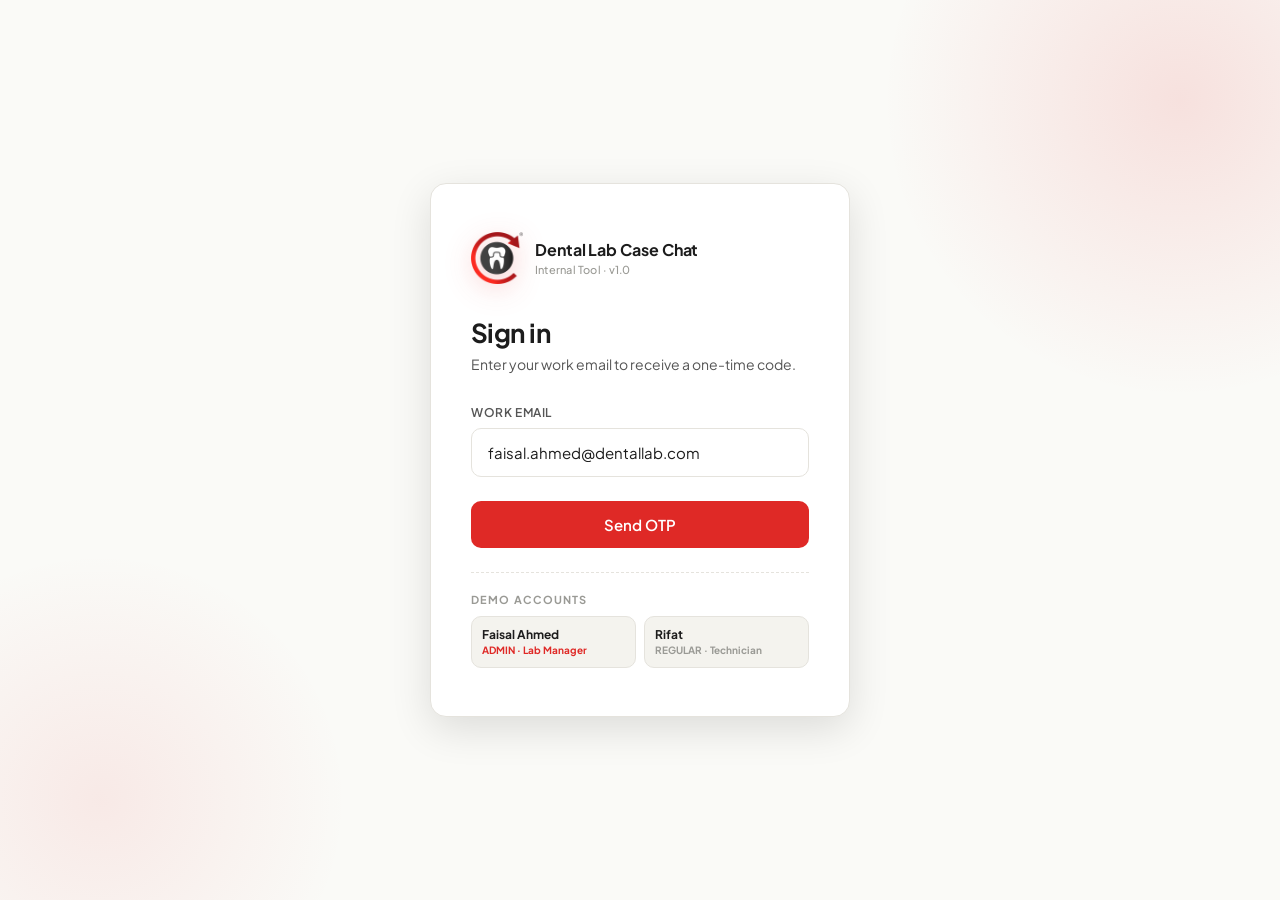
<file: index.html>
<!DOCTYPE html>
<html lang="en">
<head>
<meta charset="UTF-8">
<meta name="viewport" content="width=device-width, initial-scale=1.0">
<title>Dental Lab Case Chat — Demo</title>
<link rel="icon" type="image/png" href="assets/favicon-light.png" media="(prefers-color-scheme: light)">
<link rel="icon" type="image/png" href="assets/favicon-dark.png" media="(prefers-color-scheme: dark)">
<link rel="apple-touch-icon" href="assets/favicon-light.png">
<link rel="preconnect" href="https://fonts.googleapis.com">
<link rel="preconnect" href="https://fonts.gstatic.com" crossorigin>
<link href="https://fonts.googleapis.com/css2?family=Plus+Jakarta+Sans:wght@400;500;600;700&family=JetBrains+Mono:wght@400;600&display=swap" rel="stylesheet">

<!-- Stylesheets (load in dependency order: tokens → base → features per-section → feature add-ons) -->
<link rel="stylesheet" href="styles/tokens.css">
<link rel="stylesheet" href="styles/base.css">
<link rel="stylesheet" href="styles/login.css">
<link rel="stylesheet" href="styles/layout.css">
<link rel="stylesheet" href="styles/sidebar.css">
<link rel="stylesheet" href="styles/chat.css">
<link rel="stylesheet" href="styles/info-panel.css">
<link rel="stylesheet" href="styles/modal.css">
<link rel="stylesheet" href="styles/toast.css">
<link rel="stylesheet" href="styles/features.css">
</head>
<body>

<!-- ============ LOGIN ============ -->
<div class="login" id="loginScreen" style="display:none;">
  <div class="login-bg"></div>
  <div class="login-card">
    <div class="brand">
      <div class="brand-icon-wrap">
        <img class="brand-icon" src="assets/favicon-light.png" alt="">
      </div>
      <div class="brand-text">
        <div class="brand-title">Dental Lab Case Chat</div>
        <div class="brand-sub">Internal Tool · v1.0</div>
      </div>
    </div>

    <!-- Step 1: Email -->
    <div id="loginStep1">
      <h1>Sign in</h1>
      <p class="sub">Enter your work email to receive a one-time code.</p>

      <div class="input-group">
        <label class="input-label">Work Email</label>
        <input type="email" class="input-field" id="emailInput" placeholder="you@dentallab.com" value="faisal.ahmed@dentallab.com">
      </div>

      <button class="btn btn-primary" onclick="sendOtp()">Send OTP</button>

      <div style="margin-top:24px; padding-top:20px; border-top:1px dashed var(--border);">
        <p style="font-size:11px; font-weight:700; text-transform:uppercase; letter-spacing:0.1em; color:var(--text-mute); margin-bottom:10px;">Demo Accounts</p>
        <div style="display:grid; grid-template-columns:1fr 1fr; gap:8px;">
          <button class="btn btn-secondary" style="margin:0; padding:10px; font-size:12px; text-align:left;" onclick="loginAs('faisal.ahmed@dentallab.com')">
            <b style="display:block;">Faisal Ahmed</b>
            <span style="font-size:10px; color:var(--red); font-weight:700;">ADMIN · Lab Manager</span>
          </button>
          <button class="btn btn-secondary" style="margin:0; padding:10px; font-size:12px; text-align:left;" onclick="loginAs('rifat@dentallab.com')">
            <b style="display:block;">Rifat</b>
            <span style="font-size:10px; color:var(--text-mute); font-weight:700;">REGULAR · Technician</span>
          </button>
        </div>
      </div>
    </div>

    <!-- Step 2: OTP -->
    <div id="loginStep2" style="display:none;">
      <h1>Check your email</h1>
      <p class="sub">We sent a 6-digit code to <b id="emailEcho">faisal.ahmed@dentallab.com</b></p>

      <div class="otp-container">
        <input type="text" class="otp-input" maxlength="1" data-otp="0">
        <input type="text" class="otp-input" maxlength="1" data-otp="1">
        <input type="text" class="otp-input" maxlength="1" data-otp="2">
        <input type="text" class="otp-input" maxlength="1" data-otp="3">
        <input type="text" class="otp-input" maxlength="1" data-otp="4">
        <input type="text" class="otp-input" maxlength="1" data-otp="5">
      </div>

      <p class="otp-info">Demo code: <b>123456</b></p>

      <button class="btn btn-primary" onclick="verifyOtp()">Verify &amp; Continue</button>

      <p class="otp-resend">Didn't get it? <button onclick="resendOtp()">Resend code</button></p>
    </div>

  </div>
</div>
<script>
  // Reveal login immediately if no saved session, to avoid flashing it for logged-in users on reload.
  try {
    if (!localStorage.getItem('dchat:user')) {
      document.getElementById('loginScreen').style.display = '';
    }
  } catch (e) {
    document.getElementById('loginScreen').style.display = '';
  }
</script>

<!-- ============ APP ============ -->
<div class="app" id="app" style="display:none;">

  <!-- ====== SIDEBAR ====== -->
  <aside class="sidebar">
    <div class="sidebar-header">
      <div class="user-chip">
        <div class="avatar" id="userAvatar">FA</div>
        <div style="min-width:0;">
          <div class="user-name">
            <span id="userName">Faisal Ahmed</span>
            <span class="admin-badge" id="userBadge">Admin</span>
          </div>
          <div class="user-role" id="userRole">Lab Manager</div>
        </div>
      </div>
      <button class="icon-btn" onclick="toggleTheme()" title="Toggle theme">
        <svg class="icon" viewBox="0 0 24 24" fill="none" stroke="currentColor" stroke-width="2" stroke-linecap="round" stroke-linejoin="round" id="themeIcon">
          <circle cx="12" cy="12" r="4"/><path d="M12 2v2M12 20v2M4.93 4.93l1.41 1.41M17.66 17.66l1.41 1.41M2 12h2M20 12h2M6.34 17.66l-1.41 1.41M19.07 4.93l-1.41 1.41"/>
        </svg>
      </button>
      <button class="icon-btn" onclick="logout()" title="Sign out">
        <svg class="icon" viewBox="0 0 24 24" fill="none" stroke="currentColor" stroke-width="2" stroke-linecap="round" stroke-linejoin="round">
          <path d="M9 21H5a2 2 0 0 1-2-2V5a2 2 0 0 1 2-2h4M16 17l5-5-5-5M21 12H9"/>
        </svg>
      </button>
    </div>

    <div class="search-box">
      <div class="search-input-wrap">
        <svg class="icon-sm" viewBox="0 0 24 24" fill="none" stroke="currentColor" stroke-width="2" stroke-linecap="round" stroke-linejoin="round">
          <circle cx="11" cy="11" r="8"/><path d="M21 21l-4.3-4.3"/>
        </svg>
        <input type="text" class="search-input" placeholder="Search by Case ID..." id="searchInput" oninput="resetChatScroll(); renderChats();">
      </div>
      <button class="new-case-btn" id="newCaseBtn" onclick="openNewCaseModal()" title="New Case (Admin only)">
        <svg class="icon" viewBox="0 0 24 24" fill="none" stroke="currentColor" stroke-width="2.5" stroke-linecap="round" stroke-linejoin="round">
          <path d="M12 5v14M5 12h14"/>
        </svg>
      </button>
    </div>

    <div class="view-tabs">
      <button class="view-tab active" data-view="joined" onclick="switchView('joined')">
        <span>Joined</span>
        <span class="view-tab-count" id="joinedCount">0</span>
      </button>
      <button class="view-tab" data-view="discover" id="discoverTab" onclick="switchView('discover')">
        <span>Discover</span>
        <span class="view-tab-count" id="discoverCount">0</span>
      </button>
    </div>

    <div class="chat-toolbar" id="chatToolbar"></div>

    <div class="chat-list" id="chatList"></div>

    <div class="sidebar-footer">
      <div class="sidebar-tools">
        <button class="icon-btn icon-btn-badged" onclick="openRequestsModal()" title="Join Requests (Admin)" id="requestsBtn">
          <svg class="icon" viewBox="0 0 24 24" fill="none" stroke="currentColor" stroke-width="2" stroke-linecap="round" stroke-linejoin="round">
            <path d="M16 21v-2a4 4 0 0 0-4-4H6a4 4 0 0 0-4 4v2"/>
            <circle cx="9" cy="7" r="4"/>
            <path d="M22 11h-6M19 8v6"/>
          </svg>
          <span class="badge-dot" id="requestsBadge" hidden>0</span>
        </button>
        <button class="icon-btn" onclick="openWhitelistModal()" title="Manage Whitelist (Admin)" id="whitelistBtn">
          <svg class="icon" viewBox="0 0 24 24" fill="none" stroke="currentColor" stroke-width="2" stroke-linecap="round" stroke-linejoin="round">
            <path d="M9 12l2 2 4-4M21 12c0 5-3.5 8-9 9-5.5-1-9-4-9-9V5l9-3 9 3z"/>
          </svg>
        </button>
        <button class="icon-btn" onclick="enableNotifications()" title="Enable Push Notifications" id="notifBtn">
          <svg class="icon" viewBox="0 0 24 24" fill="none" stroke="currentColor" stroke-width="2" stroke-linecap="round" stroke-linejoin="round">
            <path d="M18 8A6 6 0 0 0 6 8c0 7-3 9-3 9h18s-3-2-3-9M13.73 21a2 2 0 0 1-3.46 0"/>
          </svg>
        </button>
      </div>
    </div>
  </aside>

  <!-- ====== MAIN ====== -->
  <main class="main" id="main">
    <!-- Empty state -->
    <div class="empty" id="emptyState">
      <div class="empty-icon">
        <svg class="icon-lg" viewBox="0 0 24 24" fill="none" stroke="currentColor" stroke-width="1.8" stroke-linecap="round" stroke-linejoin="round">
          <path d="M21 15a2 2 0 0 1-2 2H7l-4 4V5a2 2 0 0 1 2-2h14a2 2 0 0 1 2 2z"/>
        </svg>
      </div>
      <h2>Select a case to view chat</h2>
      <p>Pick any case from the sidebar to view the conversation, or create a new one.</p>
    </div>

    <!-- Chat view -->
    <div id="chatView" style="display:none; flex:1; flex-direction:column; min-height:0;">
      <div class="chat-header">
        <div class="chat-header-info" onclick="openInfoPanel()" title="View group details">
          <div class="avatar" id="chatHeaderAvatar"></div>
          <div class="chat-header-text">
            <div class="chat-header-id" id="chatHeaderId"></div>
            <div class="chat-header-meta" id="chatHeaderMeta"></div>
          </div>
        </div>
        <div class="chat-header-status" id="chatHeaderStatus"></div>
        <div class="chat-header-actions">
          <button class="icon-btn" id="pinBtn" onclick="togglePin()" title="Pin chat">
            <svg class="icon" id="pinIcon" viewBox="0 0 24 24" fill="none" stroke="currentColor" stroke-width="2" stroke-linecap="round" stroke-linejoin="round">
              <path d="M14 4l6 6-3 1-1 5-3-3-5 5v-2l3-3-3-3 5-1 1-3 0-2z"/>
            </svg>
          </button>
          <button class="icon-btn" id="muteBtn" onclick="toggleMute()" title="Mute notifications">
            <svg class="icon" id="muteIcon" viewBox="0 0 24 24" fill="none" stroke="currentColor" stroke-width="2" stroke-linecap="round" stroke-linejoin="round">
              <path d="M18 8A6 6 0 0 0 6 8c0 7-3 9-3 9h18s-3-2-3-9M13.73 21a2 2 0 0 1-3.46 0"/>
            </svg>
          </button>
          <button class="icon-btn" id="archiveBtn" onclick="toggleArchive()" title="Archive chat">
            <svg class="icon" viewBox="0 0 24 24" fill="none" stroke="currentColor" stroke-width="2" stroke-linecap="round" stroke-linejoin="round">
              <path d="M21 8v13H3V8M1 3h22v5H1zM10 12h4"/>
            </svg>
          </button>
          <button class="icon-btn" onclick="toggleInfoPanel()" title="Group info">
            <svg class="icon" viewBox="0 0 24 24" fill="none" stroke="currentColor" stroke-width="2" stroke-linecap="round" stroke-linejoin="round">
              <circle cx="12" cy="12" r="10"/><path d="M12 16v-4M12 8h.01"/>
            </svg>
          </button>
        </div>
      </div>

      <div class="messages" id="messages"></div>

      <div class="drop-zone" id="dropZone">
        <div class="drop-zone-content">
          <svg viewBox="0 0 24 24" fill="none" stroke="currentColor" stroke-width="1.8" stroke-linecap="round" stroke-linejoin="round">
            <path d="M21 15v4a2 2 0 0 1-2 2H5a2 2 0 0 1-2-2v-4M17 8l-5-5-5 5M12 3v12"/>
          </svg>
          <h3>Drop files to attach</h3>
          <p>PDF, images, videos · up to 25MB each</p>
        </div>
      </div>

      <div id="replyPreviewWrap"></div>
      <div id="filePreviewWrap"></div>

      <input type="file" id="fileInput" accept=".pdf,image/*,video/*" multiple style="display:none;" onchange="handleFileSelect(event)">

      <div class="composer">
        <button class="icon-btn" onclick="document.getElementById('fileInput').click()" title="Attach file (PDF, image, video — max 25MB)">
          <svg class="icon" viewBox="0 0 24 24" fill="none" stroke="currentColor" stroke-width="2" stroke-linecap="round" stroke-linejoin="round">
            <path d="M21.44 11.05l-9.19 9.19a6 6 0 0 1-8.49-8.49l9.19-9.19a4 4 0 0 1 5.66 5.66l-9.2 9.19a2 2 0 0 1-2.83-2.83l8.49-8.49"/>
          </svg>
        </button>
        <textarea class="composer-input" id="composerInput" placeholder="Type a message... (use @ to mention)" rows="1" oninput="autoResize(this); toggleSendBtn(); handleComposerInput(event);"></textarea>
        <button class="send-btn" id="sendBtn" onclick="sendMessage()" disabled>
          <svg class="icon" viewBox="0 0 24 24" fill="none" stroke="currentColor" stroke-width="2" stroke-linecap="round" stroke-linejoin="round">
            <path d="M22 2L11 13M22 2l-7 20-4-9-9-4 20-7z"/>
          </svg>
        </button>
      </div>
    </div>
  </main>

  <!-- ====== INFO PANEL ====== -->
  <aside class="info-panel" id="infoPanel">
    <div class="info-header">
      <h3>Case Info</h3>
      <button class="icon-btn" onclick="toggleInfoPanel()">
        <svg class="icon" viewBox="0 0 24 24" fill="none" stroke="currentColor" stroke-width="2" stroke-linecap="round" stroke-linejoin="round">
          <path d="M18 6L6 18M6 6l12 12"/>
        </svg>
      </button>
    </div>
    <div class="info-body" id="infoBody"></div>
  </aside>

</div>

<!-- ============ MODALS ============ -->
<div class="modal-overlay" id="newCaseModal">
  <div class="modal">
    <div class="modal-header">
      <h2>Create New Case</h2>
      <button class="icon-btn" onclick="closeModal('newCaseModal')">
        <svg class="icon" viewBox="0 0 24 24" fill="none" stroke="currentColor" stroke-width="2" stroke-linecap="round" stroke-linejoin="round">
          <path d="M18 6L6 18M6 6l12 12"/>
        </svg>
      </button>
    </div>
    <div class="modal-body">
      <div class="form-group">
        <label>Case ID *</label>
        <input type="text" class="input-field" id="newCaseId" placeholder="e.g. 5678656">
      </div>
      <div class="form-group">
        <label>Title <span class="optional">(optional)</span></label>
        <input type="text" class="input-field" id="newCaseTitle" placeholder="e.g. Crown — Upper Molar">
      </div>
      <div class="form-group">
        <label>Patient Name <span class="optional">(optional)</span></label>
        <input type="text" class="input-field" id="newCasePatient" placeholder="e.g. John Doe">
      </div>
      <div class="form-group">
        <label>Doctor Name <span class="optional">(optional)</span></label>
        <input type="text" class="input-field" id="newCaseDoctor" placeholder="e.g. Dr. Patel">
      </div>
      <div class="form-group">
        <label>Add Members <span class="optional">(by email)</span></label>
        <div class="email-tag-input" id="emailTagInput" onclick="document.getElementById('emailInputField').focus()">
          <input type="email" id="emailInputField" placeholder="Type email and press Enter..." onkeydown="handleEmailInput(event)">
        </div>
        <p style="font-size:11px; color:var(--text-mute); margin-top:6px;">External emails will be auto-whitelisted and invited.</p>
      </div>
    </div>
    <div class="modal-footer">
      <button class="btn btn-secondary" onclick="closeModal('newCaseModal')">Cancel</button>
      <button class="btn btn-primary" onclick="createCase()">Create Case</button>
    </div>
  </div>
</div>

<!-- ============ WHITELIST MODAL ============ -->
<div class="modal-overlay" id="whitelistModal">
  <div class="modal">
    <div class="modal-header">
      <h2>Manage Whitelist</h2>
      <button class="icon-btn" onclick="closeModal('whitelistModal')">
        <svg class="icon" viewBox="0 0 24 24" fill="none" stroke="currentColor" stroke-width="2" stroke-linecap="round" stroke-linejoin="round">
          <path d="M18 6L6 18M6 6l12 12"/>
        </svg>
      </button>
    </div>
    <div class="modal-body">
      <p style="font-size:13px; color:var(--text-soft); margin-bottom:16px;">
        Whitelisted external (non-@dentallab.com) emails can sign in via OTP. Adding an email here triggers a register/login email to that address.
      </p>
      <div class="form-group">
        <label>Add Email to Whitelist</label>
        <div style="display:flex; gap:8px;">
          <input type="email" class="input-field" id="whitelistAddInput" placeholder="external@partner.com" style="flex:1;" onkeydown="if(event.key==='Enter'){event.preventDefault(); addToWhitelist();}">
          <button class="btn btn-primary" style="width:auto; padding:10px 16px; margin:0;" onclick="addToWhitelist()">Add</button>
        </div>
      </div>
      <div class="form-group">
        <label>Whitelisted Emails (<span id="whitelistCount">0</span>)</label>
        <div id="whitelistList" style="margin-top:8px;"></div>
      </div>
    </div>
    <div class="modal-footer">
      <button class="btn btn-secondary" onclick="closeModal('whitelistModal')">Close</button>
    </div>
  </div>
</div>

<!-- ============ EDIT CASE MODAL ============ -->
<div class="modal-overlay" id="editCaseModal">
  <div class="modal">
    <div class="modal-header">
      <h2>Edit Case Details</h2>
      <button class="icon-btn" onclick="closeModal('editCaseModal')">
        <svg class="icon" viewBox="0 0 24 24" fill="none" stroke="currentColor" stroke-width="2" stroke-linecap="round" stroke-linejoin="round">
          <path d="M18 6L6 18M6 6l12 12"/>
        </svg>
      </button>
    </div>
    <div class="modal-body">
      <div class="form-group">
        <label>Case ID</label>
        <input type="text" class="input-field" id="editCaseId" disabled style="opacity:.6; cursor:not-allowed;">
        <p style="font-size:11px; color:var(--text-mute); margin-top:6px;">Case ID cannot be changed after creation.</p>
      </div>
      <div class="form-group">
        <label>Title <span class="optional">(optional)</span></label>
        <input type="text" class="input-field" id="editCaseTitle" placeholder="e.g. Crown — Upper Molar">
      </div>
      <div class="form-group">
        <label>Patient Name <span class="optional">(optional)</span></label>
        <input type="text" class="input-field" id="editCasePatient" placeholder="e.g. John Doe">
      </div>
      <div class="form-group">
        <label>Doctor Name <span class="optional">(optional)</span></label>
        <input type="text" class="input-field" id="editCaseDoctor" placeholder="e.g. Dr. Patel">
      </div>
    </div>
    <div class="modal-footer">
      <button class="btn btn-secondary" onclick="closeModal('editCaseModal')">Cancel</button>
      <button class="btn btn-primary" onclick="saveEdit()">Save Changes</button>
    </div>
  </div>
</div>

<!-- ============ INVITE MEMBERS MODAL ============ -->
<div class="modal-overlay" id="inviteMembersModal">
  <div class="modal">
    <div class="modal-header">
      <h2>Invite Members</h2>
      <button class="icon-btn" onclick="closeModal('inviteMembersModal')">
        <svg class="icon" viewBox="0 0 24 24" fill="none" stroke="currentColor" stroke-width="2" stroke-linecap="round" stroke-linejoin="round">
          <path d="M18 6L6 18M6 6l12 12"/>
        </svg>
      </button>
    </div>
    <div class="modal-body">
      <p style="font-size:13px; color:var(--text-soft); margin-bottom:16px;">
        Add people to <b id="inviteCaseLabel"></b>. Existing users are notified instantly. New @dentallab.com users get a register-and-join link. External emails are auto-whitelisted and invited.
      </p>
      <div class="form-group">
        <label>Add Members <span class="optional">(by email)</span></label>
        <div class="email-tag-input" id="inviteEmailTagInput" onclick="document.getElementById('inviteEmailInputField').focus()">
          <input type="email" id="inviteEmailInputField" placeholder="Type email and press Enter..." onkeydown="handleInviteEmailInput(event)">
        </div>
      </div>
      <div id="invitePreview" style="margin-top:8px;"></div>
    </div>
    <div class="modal-footer">
      <button class="btn btn-secondary" onclick="closeModal('inviteMembersModal')">Cancel</button>
      <button class="btn btn-primary" onclick="submitInvite()">Send Invites</button>
    </div>
  </div>
</div>

<!-- ============ JOIN REQUESTS MODAL ============ -->
<div class="modal-overlay" id="requestsModal">
  <div class="modal">
    <div class="modal-header">
      <h2>Join Requests <span id="requestsModalCount" class="muted-count"></span></h2>
      <button class="icon-btn" onclick="closeModal('requestsModal')">
        <svg class="icon" viewBox="0 0 24 24" fill="none" stroke="currentColor" stroke-width="2" stroke-linecap="round" stroke-linejoin="round">
          <path d="M18 6L6 18M6 6l12 12"/>
        </svg>
      </button>
    </div>
    <div class="modal-body" id="requestsModalBody"></div>
    <div class="modal-footer">
      <button class="btn btn-secondary" onclick="closeModal('requestsModal')">Close</button>
    </div>
  </div>
</div>

<!-- ============ JOIN CONFIRMATION MODAL (Admin → Discover → Join) ============ -->
<div class="modal-overlay" id="joinConfirmModal">
  <div class="modal" style="max-width: 420px;">
    <div class="modal-header">
      <h2>Join this case?</h2>
      <button class="icon-btn" onclick="closeModal('joinConfirmModal')">
        <svg class="icon" viewBox="0 0 24 24" fill="none" stroke="currentColor" stroke-width="2" stroke-linecap="round" stroke-linejoin="round">
          <path d="M18 6L6 18M6 6l12 12"/>
        </svg>
      </button>
    </div>
    <div class="modal-body" id="joinConfirmBody"></div>
    <div class="modal-footer">
      <button class="btn btn-secondary" onclick="closeModal('joinConfirmModal')">Cancel</button>
      <button class="btn btn-primary" id="joinConfirmBtn">Join Case</button>
    </div>
  </div>
</div>

<!-- ============ MENTION AUTOCOMPLETE ============ -->
<div class="mention-autocomplete" id="mentionAutocomplete"></div>

<!-- ============ TOAST ============ -->
<div class="toast-container" id="toastContainer"></div>

<!-- ============ DEMO BANNER ============ -->
<div class="demo-banner">
  <div class="pulse"></div>
  Demo Mode · Mock Data
</div>

<!-- ============ SCRIPTS ============
     Order matters: state → utils/UI primitives → feature modules → boot.
     All modules attach functions/state at the global scope (no bundler), so
     the inline `onclick=` handlers in the HTML can find them. -->
<script src="scripts/state.js"></script>
<script src="scripts/utils.js"></script>
<script src="scripts/toast.js"></script>
<script src="scripts/auth.js"></script>
<script src="scripts/sidebar.js"></script>
<script src="scripts/chat-view.js"></script>
<script src="scripts/composer.js"></script>
<script src="scripts/mention.js"></script>
<script src="scripts/info-panel.js"></script>
<script src="scripts/modals.js"></script>
<script src="scripts/requests-center.js"></script>
<script src="scripts/notifications.js"></script>
<script src="scripts/main.js"></script>
</body>
</html>
</file>
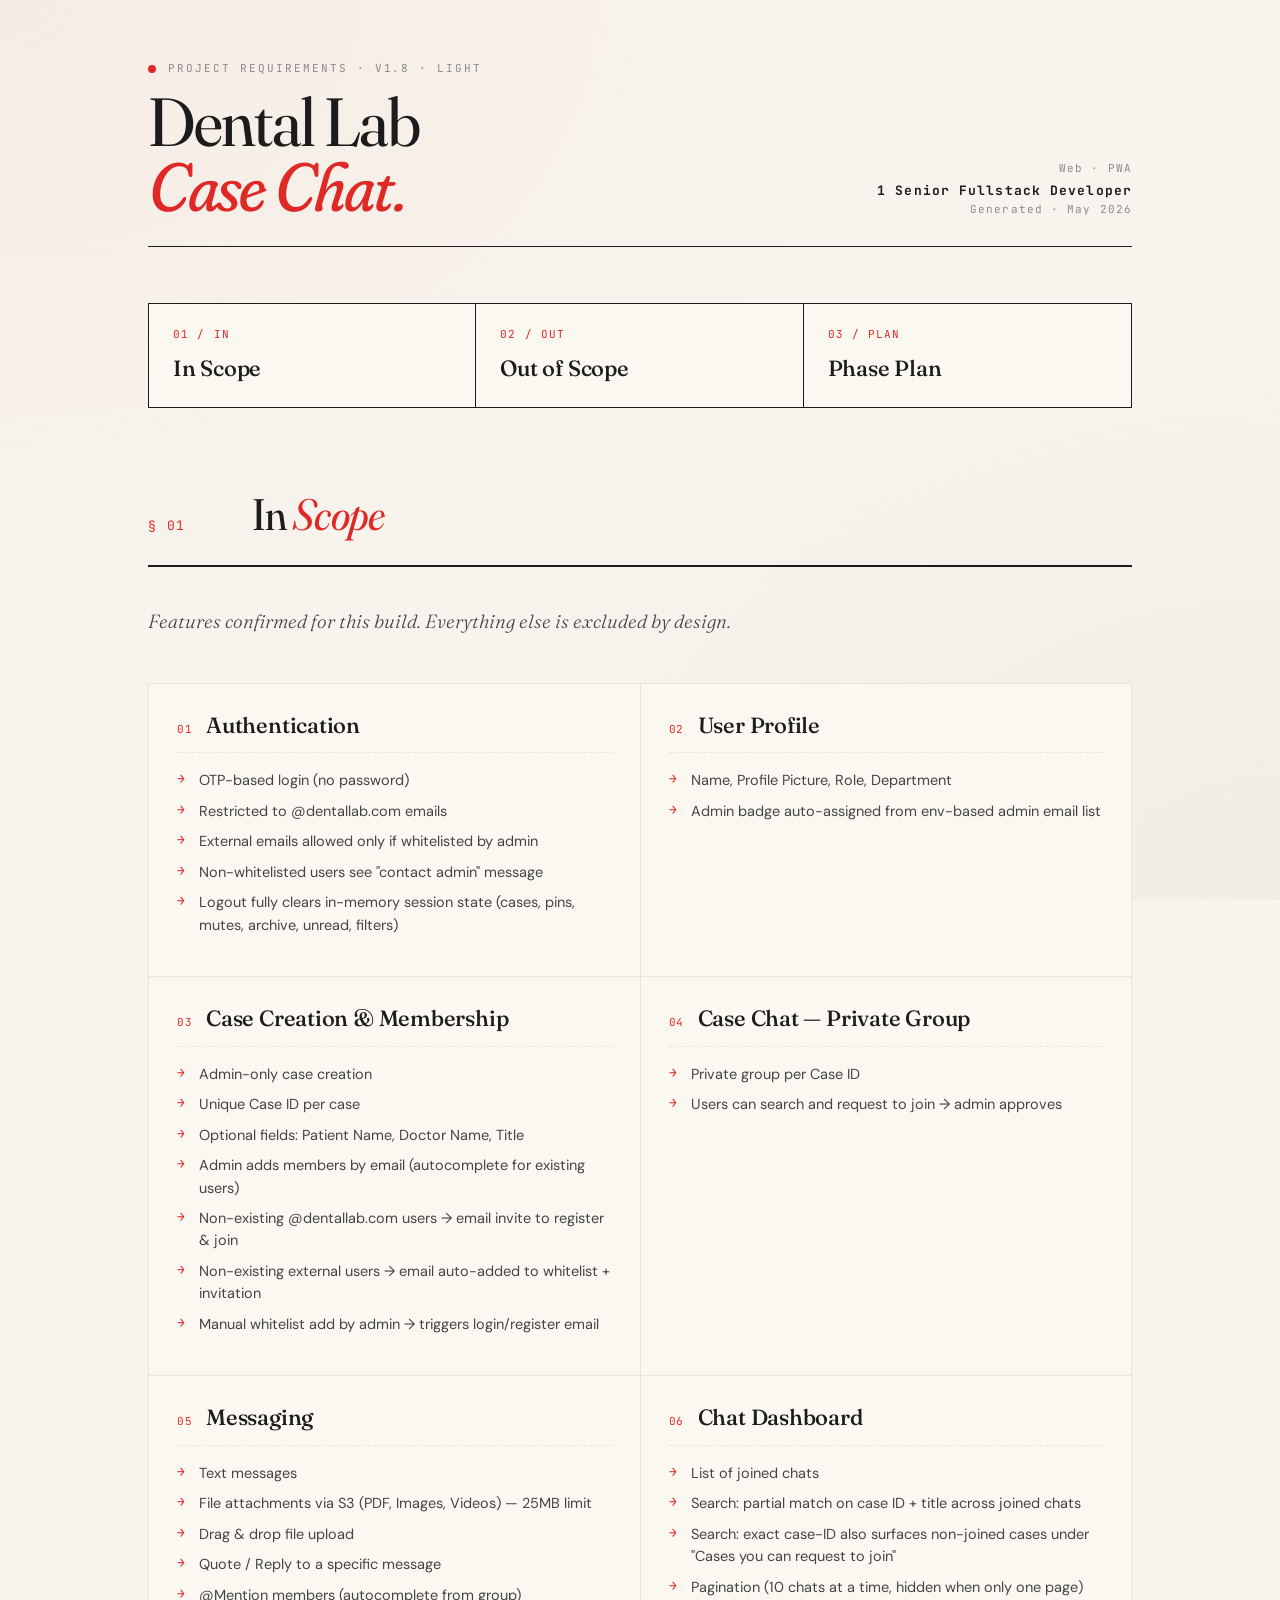
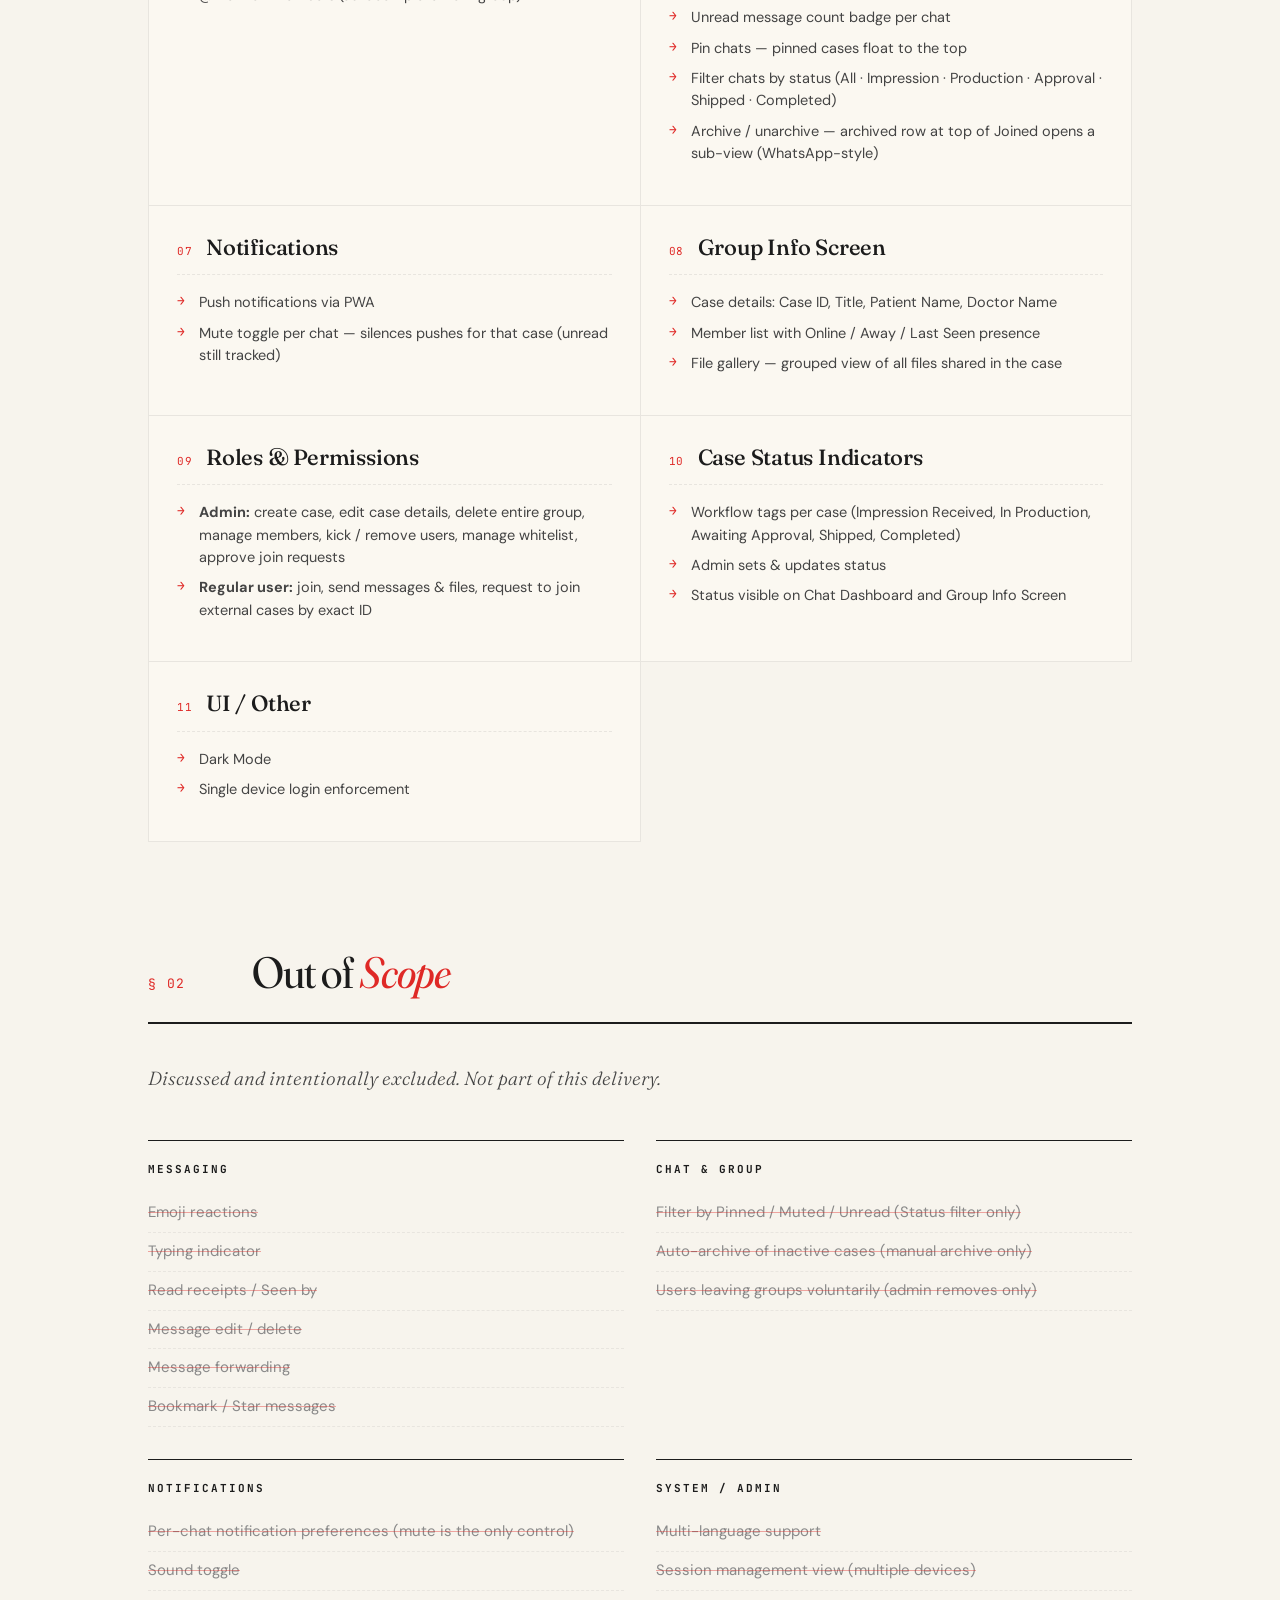
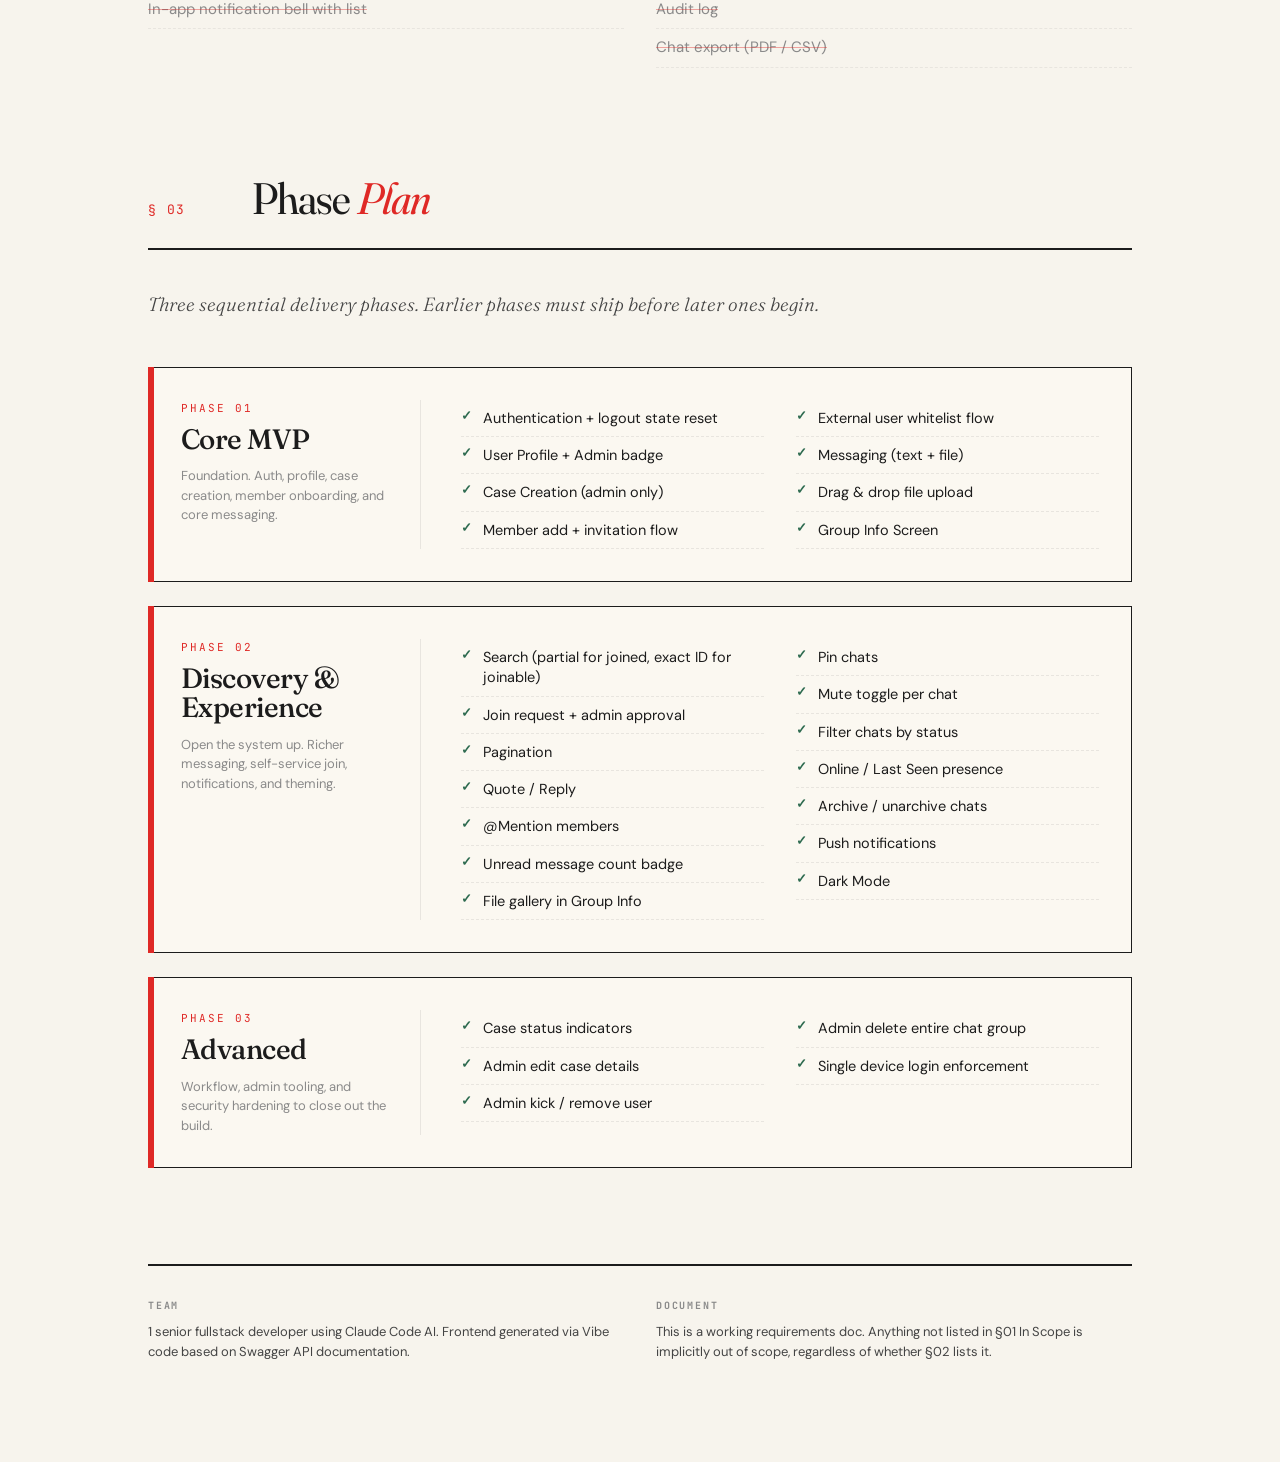
<file: requirement/index.html>
<!DOCTYPE html>
<html lang="en">
<head>
<meta charset="UTF-8">
<meta name="viewport" content="width=device-width, initial-scale=1.0">
<title>Dental Lab Case Chat — Project Requirements</title>
<link rel="preconnect" href="https://fonts.googleapis.com">
<link rel="preconnect" href="https://fonts.gstatic.com" crossorigin>
<link href="https://fonts.googleapis.com/css2?family=Fraunces:opsz,wght,SOFT@9..144,300..900,0..100&family=DM+Sans:opsz,wght@9..40,300..700&family=JetBrains+Mono:wght@400;600&display=swap" rel="stylesheet">
<style>
  :root {
    --ink: #1C1C1C;
    --ink-soft: #444444;
    --ink-mute: #8A8A8A;
    --rule: #E8E5DF;
    --paper: #F7F4ED;
    --paper-warm: #FBF8F1;
    --red: #DF2926;
    --red-deep: #A2171B;
    --red-bright: #FC2C22;
    --green-ok: #2D6A4F;
  }

  * { box-sizing: border-box; margin: 0; padding: 0; }

  html { scroll-behavior: smooth; }

  body {
    font-family: 'DM Sans', sans-serif;
    color: var(--ink);
    background: var(--paper);
    line-height: 1.55;
    font-size: 16px;
    -webkit-font-smoothing: antialiased;
    background-image:
      radial-gradient(ellipse at top left, rgba(223, 41, 38, 0.04), transparent 50%),
      radial-gradient(ellipse at bottom right, rgba(28, 28, 28, 0.03), transparent 50%);
    background-attachment: fixed;
  }

  .page {
    max-width: 1080px;
    margin: 0 auto;
    padding: 60px 48px 100px;
  }

  /* ===== HEADER ===== */
  .masthead {
    border-bottom: 1px solid var(--ink);
    padding-bottom: 28px;
    margin-bottom: 56px;
    display: grid;
    grid-template-columns: 1fr auto;
    align-items: end;
    gap: 32px;
  }

  .masthead-meta {
    font-family: 'JetBrains Mono', monospace;
    font-size: 11px;
    text-transform: uppercase;
    letter-spacing: 0.18em;
    color: var(--ink-mute);
    margin-bottom: 12px;
    display: flex;
    align-items: center;
    gap: 12px;
  }

  .masthead-meta .dot {
    width: 8px; height: 8px;
    background: var(--red);
    border-radius: 50%;
    display: inline-block;
  }

  .masthead h1 {
    font-family: 'Fraunces', serif;
    font-weight: 400;
    font-size: clamp(40px, 6vw, 68px);
    line-height: 0.95;
    letter-spacing: -0.02em;
    font-variation-settings: "SOFT" 30, "opsz" 144;
  }

  .masthead h1 em {
    font-style: italic;
    color: var(--red);
    font-variation-settings: "SOFT" 100, "opsz" 144;
  }

  .masthead-tag {
    text-align: right;
    font-family: 'JetBrains Mono', monospace;
    font-size: 11px;
    color: var(--ink-mute);
    letter-spacing: 0.1em;
  }

  .masthead-tag strong {
    display: block;
    font-size: 13px;
    color: var(--ink);
    margin-top: 4px;
  }

  /* ===== TOC / NAV ===== */
  .toc {
    display: grid;
    grid-template-columns: repeat(3, 1fr);
    gap: 0;
    border: 1px solid var(--ink);
    margin-bottom: 72px;
    background: var(--paper-warm);
  }

  .toc a {
    padding: 22px 24px;
    text-decoration: none;
    color: var(--ink);
    border-right: 1px solid var(--ink);
    transition: background 0.2s, color 0.2s;
    display: block;
  }

  .toc a:last-child { border-right: none; }

  .toc a:hover {
    background: var(--ink);
    color: var(--paper);
  }

  .toc a:hover .toc-num { color: var(--red-bright); }

  .toc-num {
    font-family: 'JetBrains Mono', monospace;
    font-size: 11px;
    color: var(--red);
    letter-spacing: 0.1em;
    display: block;
    margin-bottom: 8px;
    transition: color 0.2s;
  }

  .toc-label {
    font-family: 'Fraunces', serif;
    font-size: 22px;
    font-weight: 500;
    letter-spacing: -0.01em;
  }

  /* ===== SECTION HEADERS ===== */
  .section {
    margin-bottom: 96px;
    scroll-margin-top: 24px;
  }

  .section-head {
    display: grid;
    grid-template-columns: 80px 1fr;
    align-items: baseline;
    gap: 24px;
    border-bottom: 2px solid var(--ink);
    padding-bottom: 16px;
    margin-bottom: 40px;
  }

  .section-num {
    font-family: 'JetBrains Mono', monospace;
    font-size: 13px;
    color: var(--red);
    letter-spacing: 0.1em;
  }

  .section-title {
    font-family: 'Fraunces', serif;
    font-weight: 400;
    font-size: 44px;
    letter-spacing: -0.02em;
    font-variation-settings: "SOFT" 30, "opsz" 144;
  }

  .section-title em {
    font-style: italic;
    color: var(--red);
  }

  .section-intro {
    font-family: 'Fraunces', serif;
    font-size: 19px;
    font-weight: 300;
    line-height: 1.5;
    color: var(--ink-soft);
    max-width: 720px;
    margin-bottom: 48px;
    font-style: italic;
  }

  /* ===== IN SCOPE — feature blocks ===== */
  .features {
    display: grid;
    grid-template-columns: repeat(2, 1fr);
    gap: 0;
    border-top: 1px solid var(--rule);
    border-left: 1px solid var(--rule);
  }

  .feat {
    border-right: 1px solid var(--rule);
    border-bottom: 1px solid var(--rule);
    padding: 28px 28px 32px;
    background: var(--paper-warm);
    position: relative;
    transition: background 0.25s;
  }

  .feat:hover { background: #fff; }

  .feat-head {
    display: flex;
    align-items: baseline;
    gap: 14px;
    margin-bottom: 16px;
    padding-bottom: 14px;
    border-bottom: 1px dashed var(--rule);
  }

  .feat-num {
    font-family: 'JetBrains Mono', monospace;
    font-size: 11px;
    color: var(--red);
    letter-spacing: 0.05em;
    flex-shrink: 0;
  }

  .feat-title {
    font-family: 'Fraunces', serif;
    font-size: 22px;
    font-weight: 500;
    letter-spacing: -0.01em;
    line-height: 1.2;
  }

  .feat ul {
    list-style: none;
  }

  .feat li {
    position: relative;
    padding-left: 22px;
    font-size: 14.5px;
    line-height: 1.55;
    color: var(--ink-soft);
    margin-bottom: 8px;
  }

  .feat li::before {
    content: "→";
    position: absolute;
    left: 0;
    top: 0;
    color: var(--red);
    font-family: 'JetBrains Mono', monospace;
    font-size: 13px;
  }

  /* ===== OUT OF SCOPE ===== */
  .excluded-grid {
    display: grid;
    grid-template-columns: repeat(2, 1fr);
    gap: 32px;
  }

  .excluded-group {
    border-top: 1px solid var(--ink);
    padding-top: 20px;
  }

  .excluded-group h3 {
    font-family: 'JetBrains Mono', monospace;
    font-size: 11px;
    text-transform: uppercase;
    letter-spacing: 0.18em;
    color: var(--ink);
    margin-bottom: 16px;
  }

  .excluded-group ul {
    list-style: none;
  }

  .excluded-group li {
    font-size: 15px;
    line-height: 1.45;
    padding: 8px 0;
    color: var(--ink-mute);
    border-bottom: 1px dashed var(--rule);
    text-decoration: line-through;
    text-decoration-color: rgba(223, 41, 38, 0.4);
    text-decoration-thickness: 1px;
    text-underline-offset: 3px;
  }

  /* ===== PHASE PLAN ===== */
  .phases {
    display: grid;
    grid-template-columns: 1fr;
    gap: 24px;
  }

  .phase {
    display: grid;
    grid-template-columns: 240px 1fr;
    gap: 40px;
    padding: 32px;
    background: var(--paper-warm);
    border: 1px solid var(--ink);
    position: relative;
  }

  .phase::before {
    content: "";
    position: absolute;
    left: -1px; top: -1px; bottom: -1px;
    width: 6px;
    background: var(--red);
  }

  .phase-meta {
    border-right: 1px solid var(--rule);
    padding-right: 32px;
  }

  .phase-num {
    font-family: 'JetBrains Mono', monospace;
    font-size: 11px;
    color: var(--red);
    letter-spacing: 0.18em;
    text-transform: uppercase;
    margin-bottom: 8px;
  }

  .phase-name {
    font-family: 'Fraunces', serif;
    font-size: 28px;
    font-weight: 500;
    line-height: 1.05;
    letter-spacing: -0.02em;
    margin-bottom: 12px;
  }

  .phase-desc {
    font-size: 13px;
    color: var(--ink-mute);
    line-height: 1.5;
  }

  .phase-items {
    list-style: none;
    columns: 2;
    column-gap: 32px;
  }

  .phase-items li {
    font-size: 14.5px;
    padding: 8px 0 8px 22px;
    position: relative;
    line-height: 1.4;
    break-inside: avoid;
    border-bottom: 1px dashed var(--rule);
  }

  .phase-items li::before {
    content: "✓";
    position: absolute;
    left: 0;
    top: 7px;
    color: var(--green-ok);
    font-size: 13px;
    font-weight: 600;
  }

  /* ===== FOOTER ===== */
  .footer {
    margin-top: 80px;
    padding-top: 32px;
    border-top: 2px solid var(--ink);
    display: grid;
    grid-template-columns: 1fr 1fr;
    gap: 32px;
    font-size: 13px;
    color: var(--ink-soft);
  }

  .footer-block strong {
    display: block;
    font-family: 'JetBrains Mono', monospace;
    font-size: 10px;
    text-transform: uppercase;
    letter-spacing: 0.18em;
    color: var(--ink-mute);
    margin-bottom: 8px;
  }

  .footer-block p { line-height: 1.55; }

  /* ===== RESPONSIVE ===== */
  @media (max-width: 768px) {
    .page { padding: 32px 20px 60px; }
    .masthead {
      grid-template-columns: 1fr;
      gap: 16px;
    }
    .masthead-tag { text-align: left; }
    .toc { grid-template-columns: 1fr; }
    .toc a {
      border-right: none;
      border-bottom: 1px solid var(--ink);
    }
    .toc a:last-child { border-bottom: none; }
    .section-head {
      grid-template-columns: 1fr;
      gap: 4px;
    }
    .section-title { font-size: 32px; }
    .features { grid-template-columns: 1fr; }
    .excluded-grid { grid-template-columns: 1fr; }
    .phase {
      grid-template-columns: 1fr;
      gap: 24px;
    }
    .phase-meta {
      border-right: none;
      border-bottom: 1px solid var(--rule);
      padding-right: 0;
      padding-bottom: 20px;
    }
    .phase-items { columns: 1; }
    .footer { grid-template-columns: 1fr; }
  }

  /* ===== PRINT ===== */
  @media print {
    body { background: white; }
    .page { padding: 20px; }
    .feat:hover, .toc a:hover { background: inherit; color: inherit; }
    .section { page-break-inside: avoid; }
    .phase { page-break-inside: avoid; }
  }
</style>
</head>
<body>
<div class="page">

  <!-- ===== MASTHEAD ===== -->
  <header class="masthead">
    <div>
      <div class="masthead-meta">
        <span class="dot"></span>
        <span>Project Requirements · v1.8 · Light</span>
      </div>
      <h1>Dental Lab<br><em>Case Chat.</em></h1>
    </div>
    <div class="masthead-tag">
      Web · PWA<br>
      <strong>1 Senior Fullstack Developer</strong>
      Generated · May 2026
    </div>
  </header>

  <!-- ===== TOC ===== -->
  <nav class="toc">
    <a href="#in-scope">
      <span class="toc-num">01 / IN</span>
      <span class="toc-label">In Scope</span>
    </a>
    <a href="#out-scope">
      <span class="toc-num">02 / OUT</span>
      <span class="toc-label">Out of Scope</span>
    </a>
    <a href="#phases">
      <span class="toc-num">03 / PLAN</span>
      <span class="toc-label">Phase Plan</span>
    </a>
  </nav>

  <!-- ===== IN SCOPE ===== -->
  <section class="section" id="in-scope">
    <div class="section-head">
      <div class="section-num">§ 01</div>
      <h2 class="section-title">In <em>Scope</em></h2>
    </div>
    <p class="section-intro">Features confirmed for this build. Everything else is excluded by design.</p>

    <div class="features">

      <div class="feat">
        <div class="feat-head">
          <span class="feat-num">01</span>
          <h3 class="feat-title">Authentication</h3>
        </div>
        <ul>
          <li>OTP-based login (no password)</li>
          <li>Restricted to @dentallab.com emails</li>
          <li>External emails allowed only if whitelisted by admin</li>
          <li>Non-whitelisted users see "contact admin" message</li>
          <li>Logout fully clears in-memory session state (cases, pins, mutes, archive, unread, filters)</li>
        </ul>
      </div>

      <div class="feat">
        <div class="feat-head">
          <span class="feat-num">02</span>
          <h3 class="feat-title">User Profile</h3>
        </div>
        <ul>
          <li>Name, Profile Picture, Role, Department</li>
          <li>Admin badge auto-assigned from env-based admin email list</li>
        </ul>
      </div>

      <div class="feat">
        <div class="feat-head">
          <span class="feat-num">03</span>
          <h3 class="feat-title">Case Creation &amp; Membership</h3>
        </div>
        <ul>
          <li>Admin-only case creation</li>
          <li>Unique Case ID per case</li>
          <li>Optional fields: Patient Name, Doctor Name, Title</li>
          <li>Admin adds members by email (autocomplete for existing users)</li>
          <li>Non-existing @dentallab.com users → email invite to register &amp; join</li>
          <li>Non-existing external users → email auto-added to whitelist + invitation</li>
          <li>Manual whitelist add by admin → triggers login/register email</li>
        </ul>
      </div>

      <div class="feat">
        <div class="feat-head">
          <span class="feat-num">04</span>
          <h3 class="feat-title">Case Chat — Private Group</h3>
        </div>
        <ul>
          <li>Private group per Case ID</li>
          <li>Users can search and request to join → admin approves</li>
        </ul>
      </div>

      <div class="feat">
        <div class="feat-head">
          <span class="feat-num">05</span>
          <h3 class="feat-title">Messaging</h3>
        </div>
        <ul>
          <li>Text messages</li>
          <li>File attachments via S3 (PDF, Images, Videos) — 25MB limit</li>
          <li>Drag &amp; drop file upload</li>
          <li>Quote / Reply to a specific message</li>
          <li>@Mention members (autocomplete from group)</li>
        </ul>
      </div>

      <div class="feat">
        <div class="feat-head">
          <span class="feat-num">06</span>
          <h3 class="feat-title">Chat Dashboard</h3>
        </div>
        <ul>
          <li>List of joined chats</li>
          <li>Search: partial match on case ID + title across joined chats</li>
          <li>Search: exact case-ID also surfaces non-joined cases under "Cases you can request to join"</li>
          <li>Pagination (10 chats at a time, hidden when only one page)</li>
          <li>Unread message count badge per chat</li>
          <li>Pin chats — pinned cases float to the top</li>
          <li>Filter chats by status (All · Impression · Production · Approval · Shipped · Completed)</li>
          <li>Archive / unarchive — archived row at top of Joined opens a sub-view (WhatsApp-style)</li>
        </ul>
      </div>

      <div class="feat">
        <div class="feat-head">
          <span class="feat-num">07</span>
          <h3 class="feat-title">Notifications</h3>
        </div>
        <ul>
          <li>Push notifications via PWA</li>
          <li>Mute toggle per chat — silences pushes for that case (unread still tracked)</li>
        </ul>
      </div>

      <div class="feat">
        <div class="feat-head">
          <span class="feat-num">08</span>
          <h3 class="feat-title">Group Info Screen</h3>
        </div>
        <ul>
          <li>Case details: Case ID, Title, Patient Name, Doctor Name</li>
          <li>Member list with Online / Away / Last Seen presence</li>
          <li>File gallery — grouped view of all files shared in the case</li>
        </ul>
      </div>

      <div class="feat">
        <div class="feat-head">
          <span class="feat-num">09</span>
          <h3 class="feat-title">Roles &amp; Permissions</h3>
        </div>
        <ul>
          <li><strong>Admin:</strong> create case, edit case details, delete entire group, manage members, kick / remove users, manage whitelist, approve join requests</li>
          <li><strong>Regular user:</strong> join, send messages &amp; files, request to join external cases by exact ID</li>
        </ul>
      </div>

      <div class="feat">
        <div class="feat-head">
          <span class="feat-num">10</span>
          <h3 class="feat-title">Case Status Indicators</h3>
        </div>
        <ul>
          <li>Workflow tags per case (Impression Received, In Production, Awaiting Approval, Shipped, Completed)</li>
          <li>Admin sets &amp; updates status</li>
          <li>Status visible on Chat Dashboard and Group Info Screen</li>
        </ul>
      </div>

      <div class="feat">
        <div class="feat-head">
          <span class="feat-num">11</span>
          <h3 class="feat-title">UI / Other</h3>
        </div>
        <ul>
          <li>Dark Mode</li>
          <li>Single device login enforcement</li>
        </ul>
      </div>

    </div>
  </section>

  <!-- ===== OUT OF SCOPE ===== -->
  <section class="section" id="out-scope">
    <div class="section-head">
      <div class="section-num">§ 02</div>
      <h2 class="section-title">Out of <em>Scope</em></h2>
    </div>
    <p class="section-intro">Discussed and intentionally excluded. Not part of this delivery.</p>

    <div class="excluded-grid">

      <div class="excluded-group">
        <h3>Messaging</h3>
        <ul>
          <li>Emoji reactions</li>
          <li>Typing indicator</li>
          <li>Read receipts / Seen by</li>
          <li>Message edit / delete</li>
          <li>Message forwarding</li>
          <li>Bookmark / Star messages</li>
        </ul>
      </div>

      <div class="excluded-group">
        <h3>Chat &amp; Group</h3>
        <ul>
          <li>Filter by Pinned / Muted / Unread (Status filter only)</li>
          <li>Auto-archive of inactive cases (manual archive only)</li>
          <li>Users leaving groups voluntarily (admin removes only)</li>
        </ul>
      </div>

      <div class="excluded-group">
        <h3>Notifications</h3>
        <ul>
          <li>Per-chat notification preferences (mute is the only control)</li>
          <li>Sound toggle</li>
          <li>In-app notification bell with list</li>
        </ul>
      </div>

      <div class="excluded-group">
        <h3>System / Admin</h3>
        <ul>
          <li>Multi-language support</li>
          <li>Session management view (multiple devices)</li>
          <li>Audit log</li>
          <li>Chat export (PDF / CSV)</li>
        </ul>
      </div>

    </div>
  </section>

  <!-- ===== PHASE PLAN ===== -->
  <section class="section" id="phases">
    <div class="section-head">
      <div class="section-num">§ 03</div>
      <h2 class="section-title">Phase <em>Plan</em></h2>
    </div>
    <p class="section-intro">Three sequential delivery phases. Earlier phases must ship before later ones begin.</p>

    <div class="phases">

      <div class="phase">
        <div class="phase-meta">
          <div class="phase-num">Phase 01</div>
          <div class="phase-name">Core MVP</div>
          <div class="phase-desc">Foundation. Auth, profile, case creation, member onboarding, and core messaging.</div>
        </div>
        <ul class="phase-items">
          <li>Authentication + logout state reset</li>
          <li>User Profile + Admin badge</li>
          <li>Case Creation (admin only)</li>
          <li>Member add + invitation flow</li>
          <li>External user whitelist flow</li>
          <li>Messaging (text + file)</li>
          <li>Drag &amp; drop file upload</li>
          <li>Group Info Screen</li>
        </ul>
      </div>

      <div class="phase">
        <div class="phase-meta">
          <div class="phase-num">Phase 02</div>
          <div class="phase-name">Discovery &amp; Experience</div>
          <div class="phase-desc">Open the system up. Richer messaging, self-service join, notifications, and theming.</div>
        </div>
        <ul class="phase-items">
          <li>Search (partial for joined, exact ID for joinable)</li>
          <li>Join request + admin approval</li>
          <li>Pagination</li>
          <li>Quote / Reply</li>
          <li>@Mention members</li>
          <li>Unread message count badge</li>
          <li>File gallery in Group Info</li>
          <li>Pin chats</li>
          <li>Mute toggle per chat</li>
          <li>Filter chats by status</li>
          <li>Online / Last Seen presence</li>
          <li>Archive / unarchive chats</li>
          <li>Push notifications</li>
          <li>Dark Mode</li>
        </ul>
      </div>

      <div class="phase">
        <div class="phase-meta">
          <div class="phase-num">Phase 03</div>
          <div class="phase-name">Advanced</div>
          <div class="phase-desc">Workflow, admin tooling, and security hardening to close out the build.</div>
        </div>
        <ul class="phase-items">
          <li>Case status indicators</li>
          <li>Admin edit case details</li>
          <li>Admin kick / remove user</li>
          <li>Admin delete entire chat group</li>
          <li>Single device login enforcement</li>
        </ul>
      </div>

    </div>
  </section>

  <!-- ===== FOOTER ===== -->
  <footer class="footer">
    <div class="footer-block">
      <strong>Team</strong>
      <p>1 senior fullstack developer using Claude Code AI. Frontend generated via Vibe code based on Swagger API documentation.</p>
    </div>
    <div class="footer-block">
      <strong>Document</strong>
      <p>This is a working requirements doc. Anything not listed in §01 In Scope is implicitly out of scope, regardless of whether §02 lists it.</p>
    </div>
  </footer>

</div>
</body>
</html>
</file>
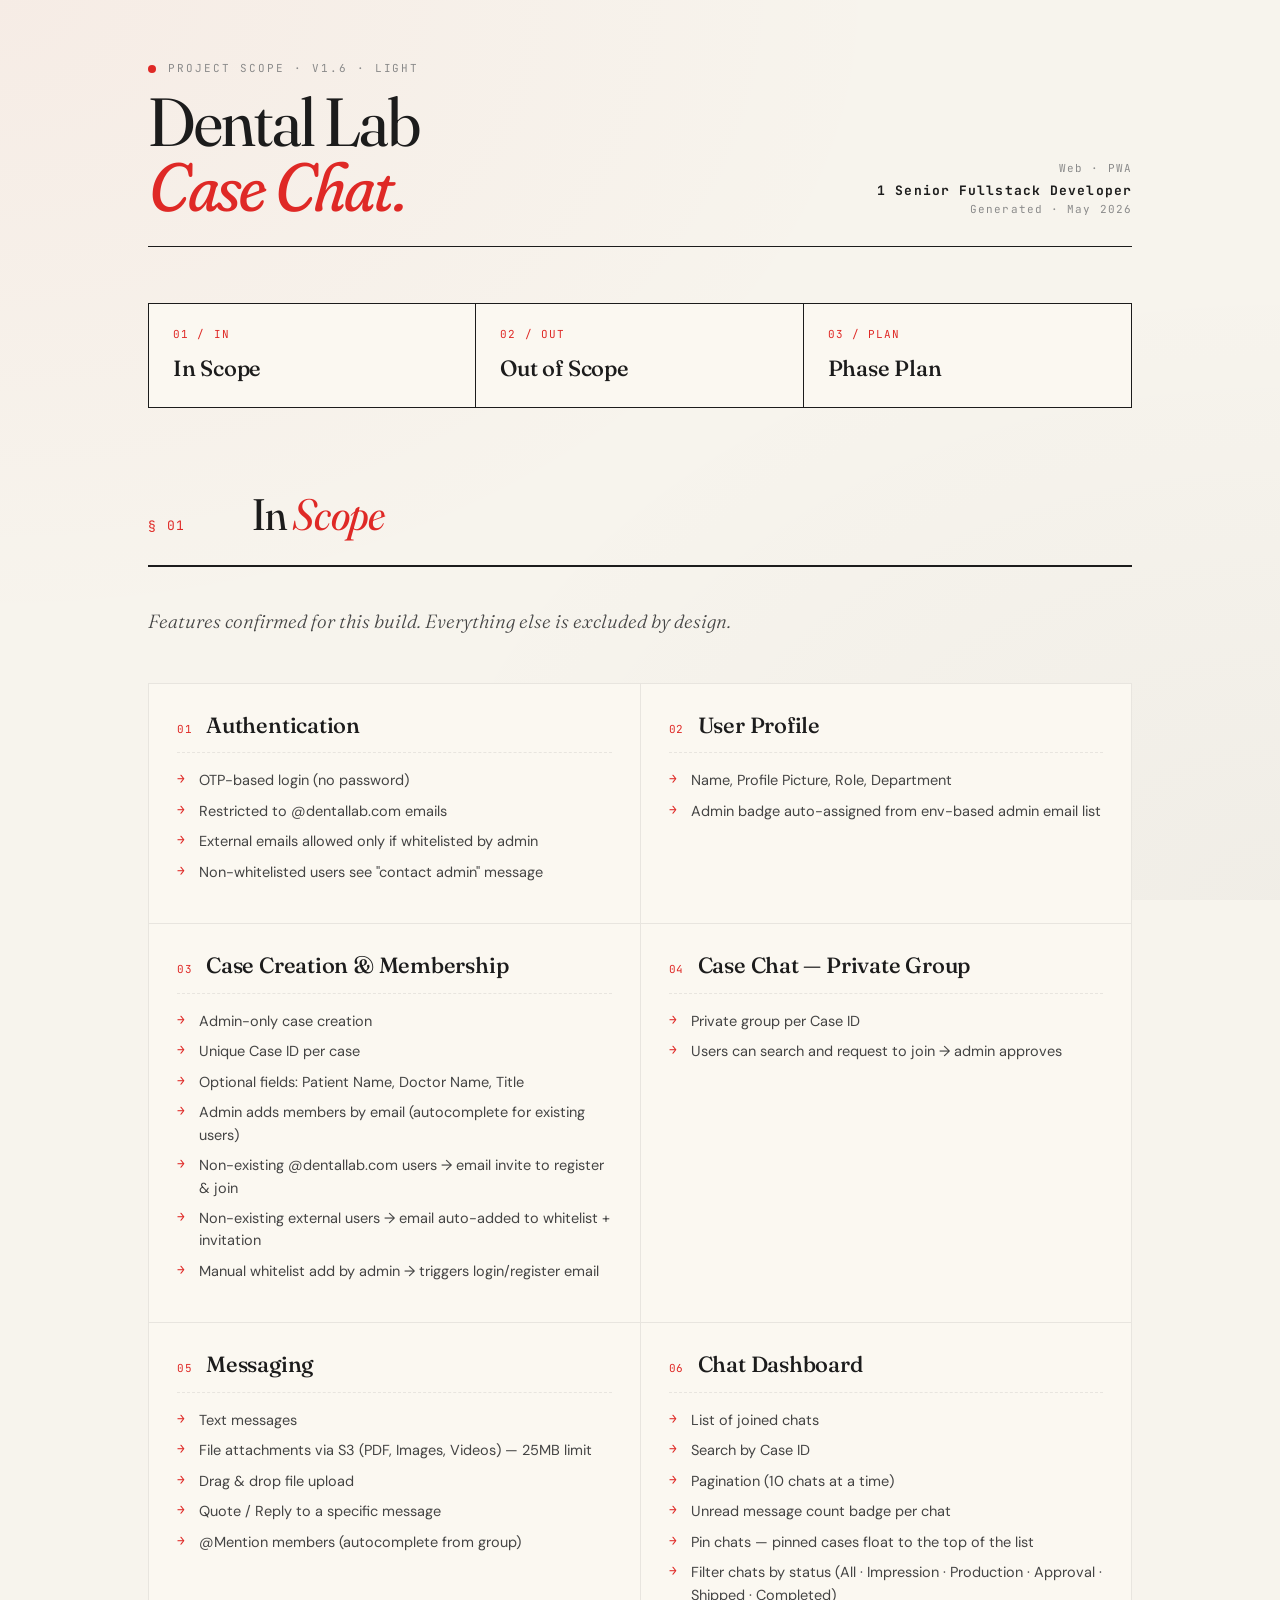
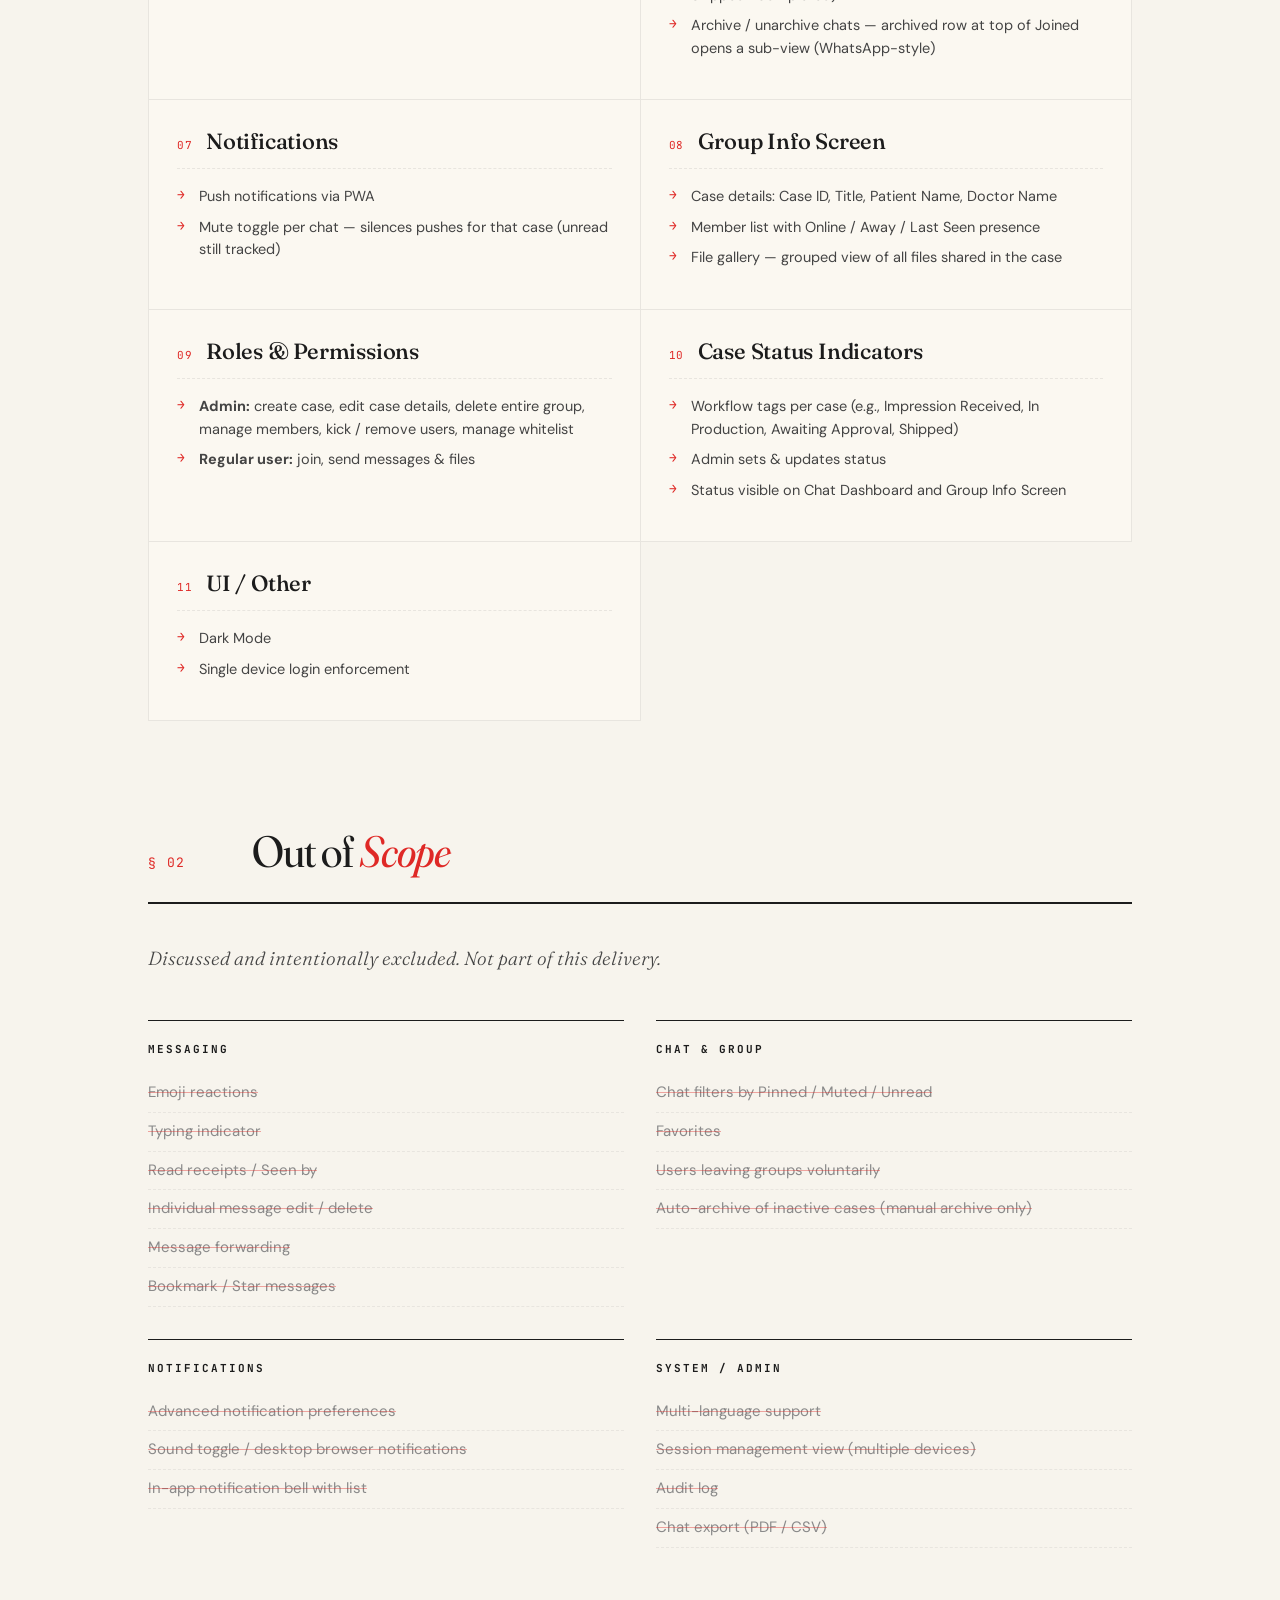
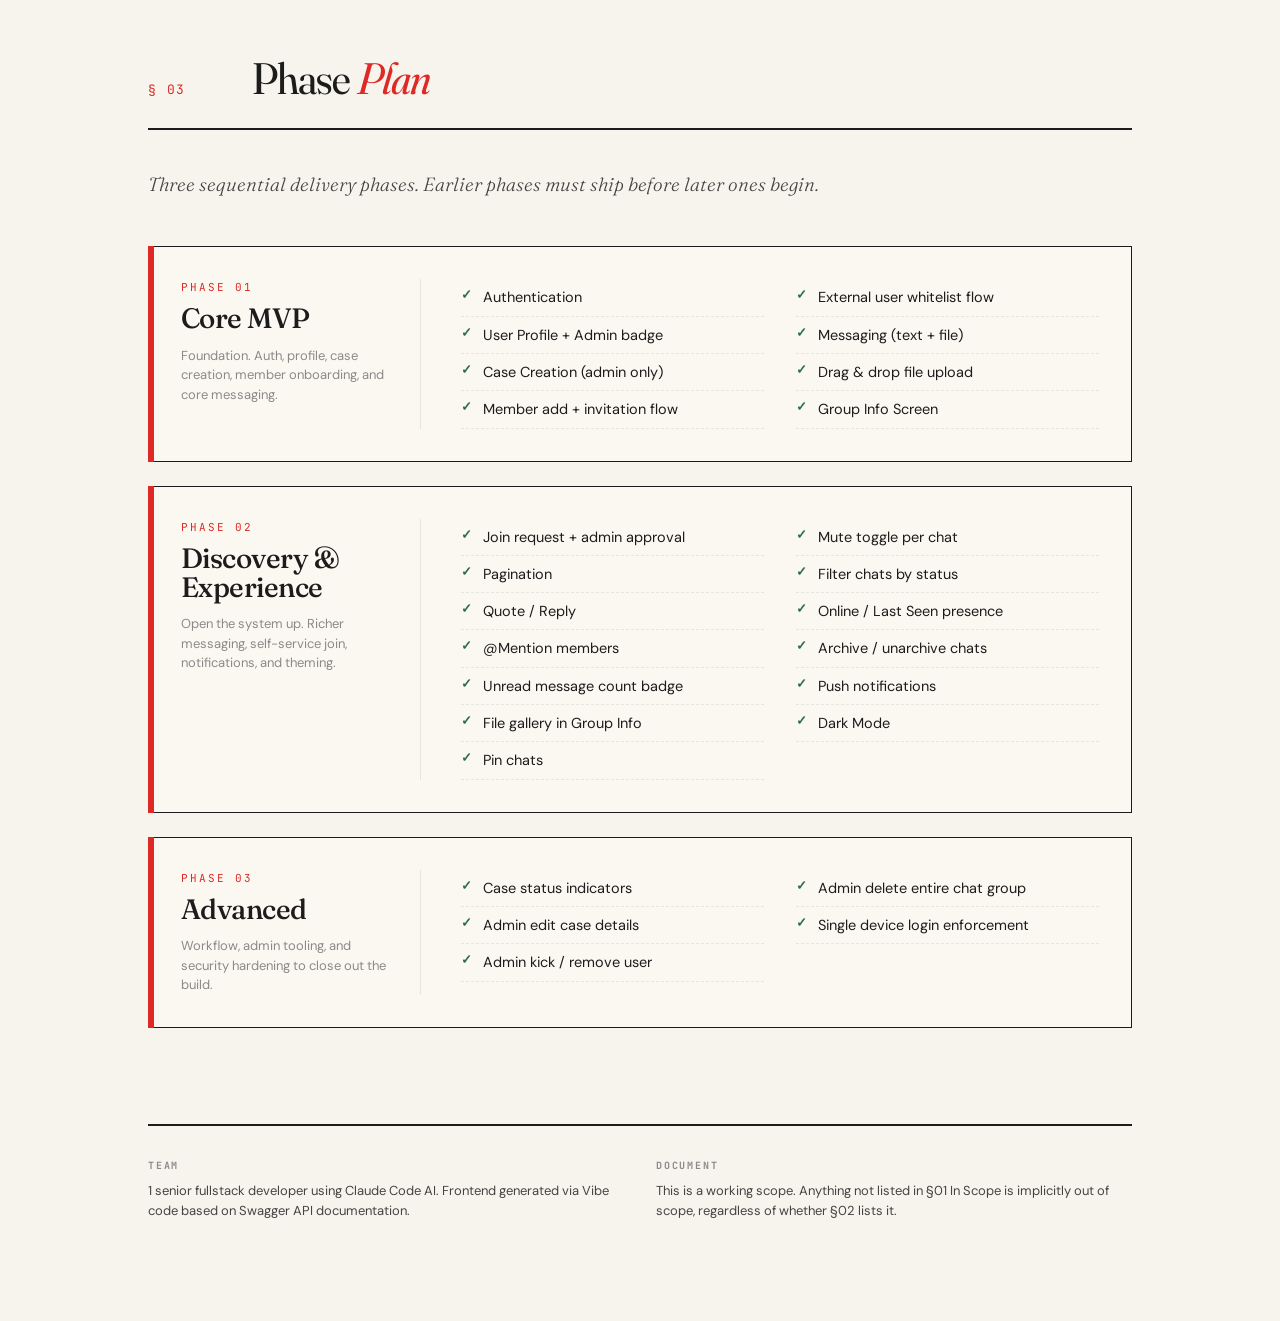
<file: DentalLabChat_Scope.html>
<!DOCTYPE html>
<html lang="en">
<head>
<meta charset="UTF-8">
<meta name="viewport" content="width=device-width, initial-scale=1.0">
<title>Dental Lab Case Chat — Project Scope</title>
<link rel="preconnect" href="https://fonts.googleapis.com">
<link rel="preconnect" href="https://fonts.gstatic.com" crossorigin>
<link href="https://fonts.googleapis.com/css2?family=Fraunces:opsz,wght,SOFT@9..144,300..900,0..100&family=DM+Sans:opsz,wght@9..40,300..700&family=JetBrains+Mono:wght@400;600&display=swap" rel="stylesheet">
<style>
  :root {
    --ink: #1C1C1C;
    --ink-soft: #444444;
    --ink-mute: #8A8A8A;
    --rule: #E8E5DF;
    --paper: #F7F4ED;
    --paper-warm: #FBF8F1;
    --red: #DF2926;
    --red-deep: #A2171B;
    --red-bright: #FC2C22;
    --green-ok: #2D6A4F;
  }

  * { box-sizing: border-box; margin: 0; padding: 0; }

  html { scroll-behavior: smooth; }

  body {
    font-family: 'DM Sans', sans-serif;
    color: var(--ink);
    background: var(--paper);
    line-height: 1.55;
    font-size: 16px;
    -webkit-font-smoothing: antialiased;
    background-image:
      radial-gradient(ellipse at top left, rgba(223, 41, 38, 0.04), transparent 50%),
      radial-gradient(ellipse at bottom right, rgba(28, 28, 28, 0.03), transparent 50%);
    background-attachment: fixed;
  }

  .page {
    max-width: 1080px;
    margin: 0 auto;
    padding: 60px 48px 100px;
  }

  /* ===== HEADER ===== */
  .masthead {
    border-bottom: 1px solid var(--ink);
    padding-bottom: 28px;
    margin-bottom: 56px;
    display: grid;
    grid-template-columns: 1fr auto;
    align-items: end;
    gap: 32px;
  }

  .masthead-meta {
    font-family: 'JetBrains Mono', monospace;
    font-size: 11px;
    text-transform: uppercase;
    letter-spacing: 0.18em;
    color: var(--ink-mute);
    margin-bottom: 12px;
    display: flex;
    align-items: center;
    gap: 12px;
  }

  .masthead-meta .dot {
    width: 8px; height: 8px;
    background: var(--red);
    border-radius: 50%;
    display: inline-block;
  }

  .masthead h1 {
    font-family: 'Fraunces', serif;
    font-weight: 400;
    font-size: clamp(40px, 6vw, 68px);
    line-height: 0.95;
    letter-spacing: -0.02em;
    font-variation-settings: "SOFT" 30, "opsz" 144;
  }

  .masthead h1 em {
    font-style: italic;
    color: var(--red);
    font-variation-settings: "SOFT" 100, "opsz" 144;
  }

  .masthead-tag {
    text-align: right;
    font-family: 'JetBrains Mono', monospace;
    font-size: 11px;
    color: var(--ink-mute);
    letter-spacing: 0.1em;
  }

  .masthead-tag strong {
    display: block;
    font-size: 13px;
    color: var(--ink);
    margin-top: 4px;
  }

  /* ===== TOC / NAV ===== */
  .toc {
    display: grid;
    grid-template-columns: repeat(3, 1fr);
    gap: 0;
    border: 1px solid var(--ink);
    margin-bottom: 72px;
    background: var(--paper-warm);
  }

  .toc a {
    padding: 22px 24px;
    text-decoration: none;
    color: var(--ink);
    border-right: 1px solid var(--ink);
    transition: background 0.2s, color 0.2s;
    display: block;
  }

  .toc a:last-child { border-right: none; }

  .toc a:hover {
    background: var(--ink);
    color: var(--paper);
  }

  .toc a:hover .toc-num { color: var(--red-bright); }

  .toc-num {
    font-family: 'JetBrains Mono', monospace;
    font-size: 11px;
    color: var(--red);
    letter-spacing: 0.1em;
    display: block;
    margin-bottom: 8px;
    transition: color 0.2s;
  }

  .toc-label {
    font-family: 'Fraunces', serif;
    font-size: 22px;
    font-weight: 500;
    letter-spacing: -0.01em;
  }

  /* ===== SECTION HEADERS ===== */
  .section {
    margin-bottom: 96px;
    scroll-margin-top: 24px;
  }

  .section-head {
    display: grid;
    grid-template-columns: 80px 1fr;
    align-items: baseline;
    gap: 24px;
    border-bottom: 2px solid var(--ink);
    padding-bottom: 16px;
    margin-bottom: 40px;
  }

  .section-num {
    font-family: 'JetBrains Mono', monospace;
    font-size: 13px;
    color: var(--red);
    letter-spacing: 0.1em;
  }

  .section-title {
    font-family: 'Fraunces', serif;
    font-weight: 400;
    font-size: 44px;
    letter-spacing: -0.02em;
    font-variation-settings: "SOFT" 30, "opsz" 144;
  }

  .section-title em {
    font-style: italic;
    color: var(--red);
  }

  .section-intro {
    font-family: 'Fraunces', serif;
    font-size: 19px;
    font-weight: 300;
    line-height: 1.5;
    color: var(--ink-soft);
    max-width: 720px;
    margin-bottom: 48px;
    font-style: italic;
  }

  /* ===== IN SCOPE — feature blocks ===== */
  .features {
    display: grid;
    grid-template-columns: repeat(2, 1fr);
    gap: 0;
    border-top: 1px solid var(--rule);
    border-left: 1px solid var(--rule);
  }

  .feat {
    border-right: 1px solid var(--rule);
    border-bottom: 1px solid var(--rule);
    padding: 28px 28px 32px;
    background: var(--paper-warm);
    position: relative;
    transition: background 0.25s;
  }

  .feat:hover { background: #fff; }

  .feat-head {
    display: flex;
    align-items: baseline;
    gap: 14px;
    margin-bottom: 16px;
    padding-bottom: 14px;
    border-bottom: 1px dashed var(--rule);
  }

  .feat-num {
    font-family: 'JetBrains Mono', monospace;
    font-size: 11px;
    color: var(--red);
    letter-spacing: 0.05em;
    flex-shrink: 0;
  }

  .feat-title {
    font-family: 'Fraunces', serif;
    font-size: 22px;
    font-weight: 500;
    letter-spacing: -0.01em;
    line-height: 1.2;
  }

  .feat ul {
    list-style: none;
  }

  .feat li {
    position: relative;
    padding-left: 22px;
    font-size: 14.5px;
    line-height: 1.55;
    color: var(--ink-soft);
    margin-bottom: 8px;
  }

  .feat li::before {
    content: "→";
    position: absolute;
    left: 0;
    top: 0;
    color: var(--red);
    font-family: 'JetBrains Mono', monospace;
    font-size: 13px;
  }

  /* ===== OUT OF SCOPE ===== */
  .excluded-grid {
    display: grid;
    grid-template-columns: repeat(2, 1fr);
    gap: 32px;
  }

  .excluded-group {
    border-top: 1px solid var(--ink);
    padding-top: 20px;
  }

  .excluded-group h3 {
    font-family: 'JetBrains Mono', monospace;
    font-size: 11px;
    text-transform: uppercase;
    letter-spacing: 0.18em;
    color: var(--ink);
    margin-bottom: 16px;
  }

  .excluded-group ul {
    list-style: none;
  }

  .excluded-group li {
    font-size: 15px;
    line-height: 1.45;
    padding: 8px 0;
    color: var(--ink-mute);
    border-bottom: 1px dashed var(--rule);
    text-decoration: line-through;
    text-decoration-color: rgba(223, 41, 38, 0.4);
    text-decoration-thickness: 1px;
    text-underline-offset: 3px;
  }

  /* ===== PHASE PLAN ===== */
  .phases {
    display: grid;
    grid-template-columns: 1fr;
    gap: 24px;
  }

  .phase {
    display: grid;
    grid-template-columns: 240px 1fr;
    gap: 40px;
    padding: 32px;
    background: var(--paper-warm);
    border: 1px solid var(--ink);
    position: relative;
  }

  .phase::before {
    content: "";
    position: absolute;
    left: -1px; top: -1px; bottom: -1px;
    width: 6px;
    background: var(--red);
  }

  .phase-meta {
    border-right: 1px solid var(--rule);
    padding-right: 32px;
  }

  .phase-num {
    font-family: 'JetBrains Mono', monospace;
    font-size: 11px;
    color: var(--red);
    letter-spacing: 0.18em;
    text-transform: uppercase;
    margin-bottom: 8px;
  }

  .phase-name {
    font-family: 'Fraunces', serif;
    font-size: 28px;
    font-weight: 500;
    line-height: 1.05;
    letter-spacing: -0.02em;
    margin-bottom: 12px;
  }

  .phase-desc {
    font-size: 13px;
    color: var(--ink-mute);
    line-height: 1.5;
  }

  .phase-items {
    list-style: none;
    columns: 2;
    column-gap: 32px;
  }

  .phase-items li {
    font-size: 14.5px;
    padding: 8px 0 8px 22px;
    position: relative;
    line-height: 1.4;
    break-inside: avoid;
    border-bottom: 1px dashed var(--rule);
  }

  .phase-items li::before {
    content: "✓";
    position: absolute;
    left: 0;
    top: 7px;
    color: var(--green-ok);
    font-size: 13px;
    font-weight: 600;
  }

  /* ===== FOOTER ===== */
  .footer {
    margin-top: 80px;
    padding-top: 32px;
    border-top: 2px solid var(--ink);
    display: grid;
    grid-template-columns: 1fr 1fr;
    gap: 32px;
    font-size: 13px;
    color: var(--ink-soft);
  }

  .footer-block strong {
    display: block;
    font-family: 'JetBrains Mono', monospace;
    font-size: 10px;
    text-transform: uppercase;
    letter-spacing: 0.18em;
    color: var(--ink-mute);
    margin-bottom: 8px;
  }

  .footer-block p { line-height: 1.55; }

  /* ===== RESPONSIVE ===== */
  @media (max-width: 768px) {
    .page { padding: 32px 20px 60px; }
    .masthead {
      grid-template-columns: 1fr;
      gap: 16px;
    }
    .masthead-tag { text-align: left; }
    .toc { grid-template-columns: 1fr; }
    .toc a {
      border-right: none;
      border-bottom: 1px solid var(--ink);
    }
    .toc a:last-child { border-bottom: none; }
    .section-head {
      grid-template-columns: 1fr;
      gap: 4px;
    }
    .section-title { font-size: 32px; }
    .features { grid-template-columns: 1fr; }
    .excluded-grid { grid-template-columns: 1fr; }
    .phase {
      grid-template-columns: 1fr;
      gap: 24px;
    }
    .phase-meta {
      border-right: none;
      border-bottom: 1px solid var(--rule);
      padding-right: 0;
      padding-bottom: 20px;
    }
    .phase-items { columns: 1; }
    .footer { grid-template-columns: 1fr; }
  }

  /* ===== PRINT ===== */
  @media print {
    body { background: white; }
    .page { padding: 20px; }
    .feat:hover, .toc a:hover { background: inherit; color: inherit; }
    .section { page-break-inside: avoid; }
    .phase { page-break-inside: avoid; }
  }
</style>
</head>
<body>
<div class="page">

  <!-- ===== MASTHEAD ===== -->
  <header class="masthead">
    <div>
      <div class="masthead-meta">
        <span class="dot"></span>
        <span>Project Scope · v1.6 · Light</span>
      </div>
      <h1>Dental Lab<br><em>Case Chat.</em></h1>
    </div>
    <div class="masthead-tag">
      Web · PWA<br>
      <strong>1 Senior Fullstack Developer</strong>
      Generated · May 2026
    </div>
  </header>

  <!-- ===== TOC ===== -->
  <nav class="toc">
    <a href="#in-scope">
      <span class="toc-num">01 / IN</span>
      <span class="toc-label">In Scope</span>
    </a>
    <a href="#out-scope">
      <span class="toc-num">02 / OUT</span>
      <span class="toc-label">Out of Scope</span>
    </a>
    <a href="#phases">
      <span class="toc-num">03 / PLAN</span>
      <span class="toc-label">Phase Plan</span>
    </a>
  </nav>

  <!-- ===== IN SCOPE ===== -->
  <section class="section" id="in-scope">
    <div class="section-head">
      <div class="section-num">§ 01</div>
      <h2 class="section-title">In <em>Scope</em></h2>
    </div>
    <p class="section-intro">Features confirmed for this build. Everything else is excluded by design.</p>

    <div class="features">

      <div class="feat">
        <div class="feat-head">
          <span class="feat-num">01</span>
          <h3 class="feat-title">Authentication</h3>
        </div>
        <ul>
          <li>OTP-based login (no password)</li>
          <li>Restricted to @dentallab.com emails</li>
          <li>External emails allowed only if whitelisted by admin</li>
          <li>Non-whitelisted users see "contact admin" message</li>
        </ul>
      </div>

      <div class="feat">
        <div class="feat-head">
          <span class="feat-num">02</span>
          <h3 class="feat-title">User Profile</h3>
        </div>
        <ul>
          <li>Name, Profile Picture, Role, Department</li>
          <li>Admin badge auto-assigned from env-based admin email list</li>
        </ul>
      </div>

      <div class="feat">
        <div class="feat-head">
          <span class="feat-num">03</span>
          <h3 class="feat-title">Case Creation &amp; Membership</h3>
        </div>
        <ul>
          <li>Admin-only case creation</li>
          <li>Unique Case ID per case</li>
          <li>Optional fields: Patient Name, Doctor Name, Title</li>
          <li>Admin adds members by email (autocomplete for existing users)</li>
          <li>Non-existing @dentallab.com users → email invite to register &amp; join</li>
          <li>Non-existing external users → email auto-added to whitelist + invitation</li>
          <li>Manual whitelist add by admin → triggers login/register email</li>
        </ul>
      </div>

      <div class="feat">
        <div class="feat-head">
          <span class="feat-num">04</span>
          <h3 class="feat-title">Case Chat — Private Group</h3>
        </div>
        <ul>
          <li>Private group per Case ID</li>
          <li>Users can search and request to join → admin approves</li>
        </ul>
      </div>

      <div class="feat">
        <div class="feat-head">
          <span class="feat-num">05</span>
          <h3 class="feat-title">Messaging</h3>
        </div>
        <ul>
          <li>Text messages</li>
          <li>File attachments via S3 (PDF, Images, Videos) — 25MB limit</li>
          <li>Drag &amp; drop file upload</li>
          <li>Quote / Reply to a specific message</li>
          <li>@Mention members (autocomplete from group)</li>
        </ul>
      </div>

      <div class="feat">
        <div class="feat-head">
          <span class="feat-num">06</span>
          <h3 class="feat-title">Chat Dashboard</h3>
        </div>
        <ul>
          <li>List of joined chats</li>
          <li>Search by Case ID</li>
          <li>Pagination (10 chats at a time)</li>
          <li>Unread message count badge per chat</li>
          <li>Pin chats — pinned cases float to the top of the list</li>
          <li>Filter chats by status (All · Impression · Production · Approval · Shipped · Completed)</li>
          <li>Archive / unarchive chats — archived row at top of Joined opens a sub-view (WhatsApp-style)</li>
        </ul>
      </div>

      <div class="feat">
        <div class="feat-head">
          <span class="feat-num">07</span>
          <h3 class="feat-title">Notifications</h3>
        </div>
        <ul>
          <li>Push notifications via PWA</li>
          <li>Mute toggle per chat — silences pushes for that case (unread still tracked)</li>
        </ul>
      </div>

      <div class="feat">
        <div class="feat-head">
          <span class="feat-num">08</span>
          <h3 class="feat-title">Group Info Screen</h3>
        </div>
        <ul>
          <li>Case details: Case ID, Title, Patient Name, Doctor Name</li>
          <li>Member list with Online / Away / Last Seen presence</li>
          <li>File gallery — grouped view of all files shared in the case</li>
        </ul>
      </div>

      <div class="feat">
        <div class="feat-head">
          <span class="feat-num">09</span>
          <h3 class="feat-title">Roles &amp; Permissions</h3>
        </div>
        <ul>
          <li><strong>Admin:</strong> create case, edit case details, delete entire group, manage members, kick / remove users, manage whitelist</li>
          <li><strong>Regular user:</strong> join, send messages &amp; files</li>
        </ul>
      </div>

      <div class="feat">
        <div class="feat-head">
          <span class="feat-num">10</span>
          <h3 class="feat-title">Case Status Indicators</h3>
        </div>
        <ul>
          <li>Workflow tags per case (e.g., Impression Received, In Production, Awaiting Approval, Shipped)</li>
          <li>Admin sets &amp; updates status</li>
          <li>Status visible on Chat Dashboard and Group Info Screen</li>
        </ul>
      </div>

      <div class="feat">
        <div class="feat-head">
          <span class="feat-num">11</span>
          <h3 class="feat-title">UI / Other</h3>
        </div>
        <ul>
          <li>Dark Mode</li>
          <li>Single device login enforcement</li>
        </ul>
      </div>

    </div>
  </section>

  <!-- ===== OUT OF SCOPE ===== -->
  <section class="section" id="out-scope">
    <div class="section-head">
      <div class="section-num">§ 02</div>
      <h2 class="section-title">Out of <em>Scope</em></h2>
    </div>
    <p class="section-intro">Discussed and intentionally excluded. Not part of this delivery.</p>

    <div class="excluded-grid">

      <div class="excluded-group">
        <h3>Messaging</h3>
        <ul>
          <li>Emoji reactions</li>
          <li>Typing indicator</li>
          <li>Read receipts / Seen by</li>
          <li>Individual message edit / delete</li>
          <li>Message forwarding</li>
          <li>Bookmark / Star messages</li>
        </ul>
      </div>

      <div class="excluded-group">
        <h3>Chat &amp; Group</h3>
        <ul>
          <li>Chat filters by Pinned / Muted / Unread</li>
          <li>Favorites</li>
          <li>Users leaving groups voluntarily</li>
          <li>Auto-archive of inactive cases (manual archive only)</li>
        </ul>
      </div>

      <div class="excluded-group">
        <h3>Notifications</h3>
        <ul>
          <li>Advanced notification preferences</li>
          <li>Sound toggle / desktop browser notifications</li>
          <li>In-app notification bell with list</li>
        </ul>
      </div>

      <div class="excluded-group">
        <h3>System / Admin</h3>
        <ul>
          <li>Multi-language support</li>
          <li>Session management view (multiple devices)</li>
          <li>Audit log</li>
          <li>Chat export (PDF / CSV)</li>
        </ul>
      </div>

    </div>
  </section>

  <!-- ===== PHASE PLAN ===== -->
  <section class="section" id="phases">
    <div class="section-head">
      <div class="section-num">§ 03</div>
      <h2 class="section-title">Phase <em>Plan</em></h2>
    </div>
    <p class="section-intro">Three sequential delivery phases. Earlier phases must ship before later ones begin.</p>

    <div class="phases">

      <div class="phase">
        <div class="phase-meta">
          <div class="phase-num">Phase 01</div>
          <div class="phase-name">Core MVP</div>
          <div class="phase-desc">Foundation. Auth, profile, case creation, member onboarding, and core messaging.</div>
        </div>
        <ul class="phase-items">
          <li>Authentication</li>
          <li>User Profile + Admin badge</li>
          <li>Case Creation (admin only)</li>
          <li>Member add + invitation flow</li>
          <li>External user whitelist flow</li>
          <li>Messaging (text + file)</li>
          <li>Drag &amp; drop file upload</li>
          <li>Group Info Screen</li>
        </ul>
      </div>

      <div class="phase">
        <div class="phase-meta">
          <div class="phase-num">Phase 02</div>
          <div class="phase-name">Discovery &amp; Experience</div>
          <div class="phase-desc">Open the system up. Richer messaging, self-service join, notifications, and theming.</div>
        </div>
        <ul class="phase-items">
          <li>Join request + admin approval</li>
          <li>Pagination</li>
          <li>Quote / Reply</li>
          <li>@Mention members</li>
          <li>Unread message count badge</li>
          <li>File gallery in Group Info</li>
          <li>Pin chats</li>
          <li>Mute toggle per chat</li>
          <li>Filter chats by status</li>
          <li>Online / Last Seen presence</li>
          <li>Archive / unarchive chats</li>
          <li>Push notifications</li>
          <li>Dark Mode</li>
        </ul>
      </div>

      <div class="phase">
        <div class="phase-meta">
          <div class="phase-num">Phase 03</div>
          <div class="phase-name">Advanced</div>
          <div class="phase-desc">Workflow, admin tooling, and security hardening to close out the build.</div>
        </div>
        <ul class="phase-items">
          <li>Case status indicators</li>
          <li>Admin edit case details</li>
          <li>Admin kick / remove user</li>
          <li>Admin delete entire chat group</li>
          <li>Single device login enforcement</li>
        </ul>
      </div>

    </div>
  </section>

  <!-- ===== FOOTER ===== -->
  <footer class="footer">
    <div class="footer-block">
      <strong>Team</strong>
      <p>1 senior fullstack developer using Claude Code AI. Frontend generated via Vibe code based on Swagger API documentation.</p>
    </div>
    <div class="footer-block">
      <strong>Document</strong>
      <p>This is a working scope. Anything not listed in §01 In Scope is implicitly out of scope, regardless of whether §02 lists it.</p>
    </div>
  </footer>

</div>
</body>
</html>
</file>
<file: styles/tokens.css>
:root {
  --bg: #FAFAF7;
  --surface: #FFFFFF;
  --surface-2: #F4F3EE;
  --border: #E5E3DD;
  --text: #1C1C1C;
  --text-soft: #555555;
  --text-mute: #9A9A95;
  --red: #DF2926;
  --red-soft: #FEEDEC;
  --red-dark: #A2171B;
  --green: #2D6A4F;
  --shadow-sm: 0 1px 2px rgba(0,0,0,0.04);
  --shadow-md: 0 4px 16px rgba(0,0,0,0.06);
  --shadow-lg: 0 12px 40px rgba(0,0,0,0.12);
  --radius: 12px;
}

[data-theme="dark"] {
  --bg: #0F0F0F;
  --surface: #1A1A1A;
  --surface-2: #242424;
  --border: #2E2E2E;
  --text: #F0F0F0;
  --text-soft: #B0B0B0;
  --text-mute: #707070;
  --red: #FC2C22;
  --red-soft: #2A1212;
  --red-dark: #DF2926;
  --shadow-sm: 0 1px 2px rgba(0,0,0,0.3);
  --shadow-md: 0 4px 16px rgba(0,0,0,0.4);
  --shadow-lg: 0 12px 40px rgba(0,0,0,0.6);
}
</file>
<file: styles/base.css>
* { box-sizing: border-box; margin: 0; padding: 0; }

body {
  font-family: 'Plus Jakarta Sans', sans-serif;
  background: var(--bg);
  color: var(--text);
  height: 100vh;
  overflow: hidden;
  -webkit-font-smoothing: antialiased;
  transition: background 0.3s, color 0.3s;
}

button {
  font-family: inherit;
  cursor: pointer;
  border: none;
  background: none;
  color: inherit;
}

input, textarea {
  font-family: inherit;
  border: none;
  outline: none;
  background: none;
  color: inherit;
}

/* ============ AVATAR (shared) ============ */
.avatar {
  width: 36px; height: 36px;
  border-radius: 50%;
  background: var(--red);
  color: white;
  display: flex;
  align-items: center;
  justify-content: center;
  font-weight: 600;
  font-size: 14px;
  flex-shrink: 0;
  position: relative;
}

.avatar.lg { width: 64px; height: 64px; font-size: 22px; }
.avatar.sm { width: 28px; height: 28px; font-size: 11px; }

/* ============ ADMIN BADGE (shared) ============ */
.admin-badge {
  display: inline-block;
  background: var(--red);
  color: white;
  font-size: 9px;
  font-weight: 700;
  padding: 1px 6px;
  border-radius: 4px;
  margin-left: 6px;
  letter-spacing: 0.05em;
  text-transform: uppercase;
  vertical-align: middle;
}

/* ============ ICON BUTTON (shared) ============ */
.icon-btn {
  width: 34px; height: 34px;
  border-radius: 8px;
  display: flex;
  align-items: center;
  justify-content: center;
  color: var(--text-soft);
  transition: background 0.2s, color 0.2s;
}

.icon-btn:hover {
  background: var(--surface-2);
  color: var(--text);
}

/* ============ ICONS ============ */
.icon { width: 18px; height: 18px; flex-shrink: 0; }
.icon-sm { width: 14px; height: 14px; }
.icon-lg { width: 28px; height: 28px; }
</file>
<file: styles/login.css>
.login {
  position: fixed;
  inset: 0;
  background: var(--bg);
  display: flex;
  align-items: center;
  justify-content: center;
  z-index: 100;
  transition: opacity 0.5s, visibility 0.5s;
}

.login.hidden {
  opacity: 0;
  visibility: hidden;
  pointer-events: none;
}

.login-bg {
  position: absolute;
  inset: 0;
  overflow: hidden;
  z-index: 0;
}

.login-bg::before {
  content: "";
  position: absolute;
  width: 600px; height: 600px;
  border-radius: 50%;
  background: radial-gradient(circle, var(--red) 0%, transparent 70%);
  opacity: 0.12;
  top: -200px; right: -200px;
  animation: float 10s ease-in-out infinite;
}

.login-bg::after {
  content: "";
  position: absolute;
  width: 500px; height: 500px;
  border-radius: 50%;
  background: radial-gradient(circle, var(--red) 0%, transparent 70%);
  opacity: 0.08;
  bottom: -150px; left: -150px;
  animation: float 14s ease-in-out infinite reverse;
}

@keyframes float {
  0%, 100% { transform: translate(0, 0); }
  50% { transform: translate(40px, -30px); }
}

.login-card {
  background: var(--surface);
  border: 1px solid var(--border);
  border-radius: 16px;
  padding: 48px 40px;
  width: 100%;
  max-width: 420px;
  box-shadow: var(--shadow-lg);
  position: relative;
  z-index: 1;
  animation: slideUp 0.6s cubic-bezier(0.16, 1, 0.3, 1);
}

@keyframes slideUp {
  from { opacity: 0; transform: translateY(20px); }
  to { opacity: 1; transform: translateY(0); }
}

.brand {
  display: flex;
  align-items: center;
  gap: 12px;
  margin-bottom: 32px;
}

.brand-logo {
  width: 40px; height: 40px;
  background: var(--red);
  border-radius: 10px;
  display: flex;
  align-items: center;
  justify-content: center;
  font-weight: 700;
  color: white;
  font-size: 18px;
  box-shadow: 0 4px 12px rgba(223, 41, 38, 0.25);
}

.brand-icon-wrap {
  width: 52px;
  height: 52px;
  display: flex;
  align-items: center;
  justify-content: center;
  flex-shrink: 0;
  filter: drop-shadow(0 6px 14px rgba(223, 41, 38, 0.22));
}

.brand-icon {
  width: 100%;
  height: 100%;
  display: block;
  object-fit: contain;
}

.brand-title {
  font-size: 16px;
  font-weight: 700;
  line-height: 1.2;
  color: var(--text);
  letter-spacing: -0.005em;
}

.brand-sub {
  font-size: 11px;
  color: var(--text-mute);
  font-weight: 500;
  margin-top: 4px;
  letter-spacing: 0.02em;
}

.brand-text {
  font-size: 14px;
  font-weight: 600;
  line-height: 1.2;
}

.brand-text small {
  display: block;
  font-size: 11px;
  color: var(--text-mute);
  font-weight: 500;
  margin-top: 2px;
}

.login h1 {
  font-size: 26px;
  font-weight: 700;
  margin-bottom: 6px;
  letter-spacing: -0.02em;
}

.login p.sub {
  color: var(--text-soft);
  font-size: 14px;
  margin-bottom: 32px;
}

.input-group {
  margin-bottom: 16px;
}

.input-label {
  display: block;
  font-size: 12px;
  font-weight: 600;
  color: var(--text-soft);
  margin-bottom: 8px;
  text-transform: uppercase;
  letter-spacing: 0.05em;
}

.input-field {
  width: 100%;
  padding: 14px 16px;
  border: 1px solid var(--border);
  border-radius: 10px;
  font-size: 15px;
  background: var(--surface);
  transition: border-color 0.2s, box-shadow 0.2s;
}

.input-field:focus {
  border-color: var(--red);
  box-shadow: 0 0 0 3px rgba(223, 41, 38, 0.1);
}

.btn {
  width: 100%;
  padding: 14px;
  border-radius: 10px;
  background: var(--text);
  color: var(--bg);
  font-weight: 600;
  font-size: 15px;
  transition: transform 0.1s, opacity 0.2s;
  margin-top: 8px;
}

.btn:hover { opacity: 0.9; }
.btn:active { transform: scale(0.98); }

.btn-primary {
  background: var(--red);
  color: white;
}

.btn-secondary {
  background: var(--surface-2);
  color: var(--text);
  border: 1px solid var(--border);
}

.otp-container {
  display: flex;
  gap: 10px;
  justify-content: space-between;
  margin: 20px 0 28px;
}

.otp-input {
  width: 52px;
  height: 56px;
  text-align: center;
  font-size: 22px;
  font-weight: 600;
  border: 1px solid var(--border);
  border-radius: 10px;
  background: var(--surface);
  transition: border-color 0.2s, transform 0.1s, box-shadow 0.2s;
}

.otp-input:focus {
  border-color: var(--red);
  transform: scale(1.05);
  box-shadow: 0 0 0 3px rgba(223, 41, 38, 0.1);
}

.otp-info {
  font-size: 13px;
  color: var(--text-soft);
  margin-bottom: 8px;
  text-align: center;
}

.otp-info b { color: var(--text); }

.otp-resend {
  text-align: center;
  font-size: 13px;
  margin-top: 16px;
  color: var(--text-soft);
}

.otp-resend button {
  color: var(--red);
  font-weight: 600;
}
</file>
<file: styles/layout.css>
.app {
  display: grid;
  grid-template-columns: 320px 1fr;
  height: 100vh;
  transition: grid-template-columns 0.3s;
}

.app.with-info {
  grid-template-columns: 320px 1fr 320px;
}

@media (max-width: 900px) {
  .app { grid-template-columns: 1fr; }
  .app.chat-open .sidebar { display: none; }
  .app:not(.chat-open) .main { display: none; }
  .app.with-info { grid-template-columns: 1fr; }
  .info-panel {
    position: fixed;
    inset: 0;
    z-index: 50;
    display: none;
  }
  .app.with-info .info-panel { display: block; }
}
</file>
<file: styles/sidebar.css>
.sidebar {
  background: var(--surface);
  border-right: 1px solid var(--border);
  display: flex;
  flex-direction: column;
  overflow: hidden;
}

.sidebar-header {
  padding: 16px 20px;
  border-bottom: 1px solid var(--border);
  display: flex;
  align-items: center;
  justify-content: space-between;
  gap: 12px;
}

.user-chip {
  display: flex;
  align-items: center;
  gap: 10px;
  flex: 1;
  min-width: 0;
}

.user-name {
  font-size: 14px;
  font-weight: 600;
  line-height: 1.2;
  overflow: hidden;
  text-overflow: ellipsis;
  white-space: nowrap;
}

.user-role {
  font-size: 11px;
  color: var(--text-mute);
  margin-top: 2px;
}

/* ============ SEARCH BOX ============ */
.search-box {
  padding: 12px 16px;
  border-bottom: 1px solid var(--border);
  display: flex;
  align-items: center;
  gap: 10px;
}

.search-input-wrap {
  flex: 1;
  display: flex;
  align-items: center;
  gap: 8px;
  padding: 10px 12px;
  background: var(--surface-2);
  border-radius: 8px;
  border: 1px solid transparent;
  transition: border-color 0.2s;
}

.search-input-wrap:focus-within {
  border-color: var(--red);
}

.search-input {
  flex: 1;
  font-size: 13px;
  background: none;
}

.new-case-btn {
  padding: 10px;
  border-radius: 8px;
  background: var(--red);
  color: white;
  display: flex;
  align-items: center;
  justify-content: center;
  transition: transform 0.1s, opacity 0.2s;
  box-shadow: 0 2px 8px rgba(223, 41, 38, 0.2);
}

.new-case-btn:hover { opacity: 0.9; }
.new-case-btn:active { transform: scale(0.96); }

/* ============ CHAT LIST ============ */
.chat-list {
  flex: 1;
  overflow-y: auto;
  padding: 8px;
}

.chat-list::-webkit-scrollbar { width: 6px; }
.chat-list::-webkit-scrollbar-thumb {
  background: var(--border);
  border-radius: 3px;
}

.chat-item {
  display: flex;
  gap: 12px;
  padding: 12px;
  border-radius: 10px;
  cursor: pointer;
  transition: background 0.15s;
  margin-bottom: 2px;
}

.chat-item:hover { background: var(--surface-2); }

.chat-item.active {
  background: var(--red-soft);
}

[data-theme="dark"] .chat-item.active {
  background: var(--surface-2);
  border-left: 3px solid var(--red);
  padding-left: 9px;
}

.chat-item-content {
  flex: 1;
  min-width: 0;
}

.chat-item-top {
  display: flex;
  justify-content: space-between;
  align-items: center;
  margin-bottom: 4px;
}

.chat-item-id {
  font-family: 'JetBrains Mono', monospace;
  font-size: 12px;
  font-weight: 600;
  color: var(--text);
}

.chat-item-time {
  font-size: 11px;
  color: var(--text-mute);
}

.chat-item-title {
  font-size: 13px;
  color: var(--text-soft);
  margin-bottom: 4px;
  overflow: hidden;
  text-overflow: ellipsis;
  white-space: nowrap;
}

.chat-item-preview {
  font-size: 12px;
  color: var(--text-mute);
  overflow: hidden;
  text-overflow: ellipsis;
  white-space: nowrap;
}

/* ============ VIEW TABS ============ */
.view-tabs {
  display: flex;
  padding: 8px 12px 0;
  gap: 4px;
  border-bottom: 1px solid var(--border);
}

.view-tab {
  flex: 1;
  padding: 10px 12px;
  font-size: 13px;
  font-weight: 600;
  color: var(--text-mute);
  border-radius: 8px 8px 0 0;
  border-bottom: 2px solid transparent;
  margin-bottom: -1px;
  display: flex;
  align-items: center;
  justify-content: center;
  gap: 8px;
  transition: color 0.2s, border-color 0.2s;
}

.view-tab:hover { color: var(--text); }
.view-tab.active {
  color: var(--text);
  border-bottom-color: var(--red);
}

.view-tab-count {
  font-size: 11px;
  background: var(--surface-2);
  color: var(--text-soft);
  padding: 1px 6px;
  border-radius: 10px;
  font-weight: 600;
  min-width: 20px;
}

.view-tab.active .view-tab-count {
  background: var(--red);
  color: white;
}

/* ============ FOOTER ============ */
.sidebar-footer {
  border-top: 1px solid var(--border);
  display: flex;
  flex-direction: column;
}

/* Invisible sentinel that the IntersectionObserver watches to load more chats. */
.chat-list-sentinel {
  height: 1px;
}

.sidebar-tools {
  padding: 8px 12px;
  display: flex;
  gap: 4px;
  justify-content: flex-end;
}

/* Badged icon button — used by the join-requests center button. */
.icon-btn-badged { position: relative; }
.badge-dot {
  position: absolute;
  top: 2px;
  right: 2px;
  min-width: 16px;
  height: 16px;
  padding: 0 4px;
  background: var(--red);
  color: #fff;
  font-size: 10px;
  font-weight: 700;
  line-height: 16px;
  border-radius: 999px;
  text-align: center;
  box-shadow: 0 0 0 2px var(--surface);
  pointer-events: none;
}
.badge-dot[hidden] { display: none; }

/* Per-case grouping inside the requests modal. */
.request-group { margin-bottom: 18px; }
.request-group:last-child { margin-bottom: 0; }
.request-group-header {
  font-size: 12px;
  font-weight: 700;
  color: var(--text-soft);
  margin-bottom: 6px;
  padding-bottom: 6px;
  border-bottom: 1px solid var(--border);
}
.request-group-id { color: var(--text); }
.request-group-title { color: var(--text-mute); font-weight: 500; margin-left: 4px; }
.muted-count { color: var(--text-mute); font-weight: 500; font-size: 14px; margin-left: 6px; }

/* Mention indicator on chat list rows — appears when current user is
   @mentioned in any unread message of the case. */
.chat-item-mention {
  display: inline-flex;
  align-items: center;
  justify-content: center;
  min-width: 18px;
  height: 18px;
  padding: 0 5px;
  border-radius: 6px;
  background: var(--red-soft);
  color: var(--red);
  font-size: 10px;
  font-weight: 800;
  line-height: 1;
  margin-right: 4px;
}

/* ============ JOIN REQUESTS ============ */
.request-row {
  display: flex;
  align-items: center;
  gap: 10px;
  padding: 10px 0;
  border-bottom: 1px dashed var(--border);
}
.request-row:last-child { border-bottom: none; }
.request-row .req-info { flex: 1; min-width: 0; }
.request-row .req-name { font-size: 13px; font-weight: 600; }
.request-row .req-email { font-size: 11px; color: var(--text-mute); margin-top: 2px; }
.request-row .req-actions { display: flex; gap: 4px; }

.req-btn {
  padding: 6px 10px;
  border-radius: 6px;
  font-size: 11px;
  font-weight: 600;
  transition: opacity 0.15s, transform 0.1s;
}
.req-btn.approve {
  background: var(--red);
  color: white;
  box-shadow: 0 2px 6px rgba(223, 41, 38, 0.25);
}
.req-btn.approve:hover { background: var(--red-dark); }
.req-btn.reject {
  background: var(--surface);
  color: var(--text-soft);
  border: 1px solid var(--border);
}
.req-btn.reject:hover { background: var(--surface-2); border-color: var(--text-mute); }
.req-btn:active { transform: scale(0.96); }

/* ============ DISCOVER ACTION ============ */
.discover-action {
  padding: 6px 12px;
  border-radius: 16px;
  font-size: 11px;
  font-weight: 600;
  background: var(--red);
  color: white;
  transition: opacity 0.15s;
  flex-shrink: 0;
  align-self: center;
}
.discover-action:hover { opacity: 0.9; }
.discover-action:disabled { background: var(--text-mute); cursor: not-allowed; }
.discover-action.requested { background: var(--surface-2); color: var(--text-soft); border: 1px solid var(--border); }

/* ============ NOTIFICATIONS BUTTON ============ */
.notif-active .icon-btn { color: var(--red); }
#notifBtn.active { color: var(--red); position: relative; }
#notifBtn.active::after {
  content: "";
  position: absolute;
  top: 6px; right: 6px;
  width: 6px; height: 6px;
  background: var(--green);
  border-radius: 50%;
}
</file>
<file: styles/chat.css>
.main {
  display: flex;
  flex-direction: column;
  background: var(--bg);
  overflow: hidden;
}

/* ============ HEADER ============ */
.chat-header {
  padding: 14px 20px;
  border-bottom: 1px solid var(--border);
  background: var(--surface);
  display: flex;
  align-items: center;
  justify-content: space-between;
  gap: 16px;
}

.chat-header-info {
  display: flex;
  align-items: center;
  gap: 12px;
  min-width: 0;
  flex: 1;
  cursor: pointer;
  border-radius: 10px;
  padding: 4px 8px;
  margin: -4px -8px;
  transition: background 0.15s;
}

.chat-header-info:hover { background: var(--surface-2); }

.chat-header-text { min-width: 0; }

.chat-header-id {
  font-family: 'JetBrains Mono', monospace;
  font-size: 14px;
  font-weight: 700;
}

.chat-header-meta {
  font-size: 12px;
  color: var(--text-mute);
  margin-top: 2px;
}

.chat-header-actions {
  display: flex;
  gap: 4px;
}

/* ============ MESSAGES ============ */
.messages {
  flex: 1;
  overflow-y: auto;
  padding: 24px;
  display: flex;
  flex-direction: column;
  gap: 16px;
}

.messages::-webkit-scrollbar { width: 8px; }
.messages::-webkit-scrollbar-thumb {
  background: var(--border);
  border-radius: 4px;
}

.day-divider {
  text-align: center;
  font-size: 11px;
  color: var(--text-mute);
  text-transform: uppercase;
  letter-spacing: 0.1em;
  margin: 8px 0;
  position: relative;
}

.day-divider::before {
  content: "";
  position: absolute;
  left: 0; right: 0; top: 50%;
  height: 1px;
  background: var(--border);
  z-index: 0;
}

.day-divider span {
  background: var(--bg);
  padding: 0 12px;
  position: relative;
  z-index: 1;
}

.msg {
  display: flex;
  gap: 10px;
  max-width: 75%;
  animation: msgIn 0.3s cubic-bezier(0.16, 1, 0.3, 1);
}

@keyframes msgIn {
  from { opacity: 0; transform: translateY(8px); }
  to { opacity: 1; transform: translateY(0); }
}

.msg.own {
  margin-left: auto;
  flex-direction: row-reverse;
}

.msg-bubble-wrap { min-width: 0; }

.msg-meta {
  display: flex;
  align-items: center;
  gap: 6px;
  font-size: 11px;
  margin-bottom: 4px;
  color: var(--text-mute);
}

.msg.own .msg-meta { justify-content: flex-end; }

.msg-meta b {
  color: var(--text);
  font-weight: 600;
  font-size: 12px;
}

.msg-bubble {
  padding: 10px 14px;
  background: var(--surface);
  border: 1px solid var(--border);
  border-radius: 14px 14px 14px 4px;
  font-size: 14px;
  line-height: 1.5;
  box-shadow: var(--shadow-sm);
  word-wrap: break-word;
}

.msg.own .msg-bubble {
  background: var(--red);
  color: white;
  border-color: var(--red);
  border-radius: 14px 14px 4px 14px;
}

.msg-file {
  display: flex;
  align-items: center;
  gap: 10px;
  padding: 10px;
  background: var(--surface-2);
  border-radius: 8px;
  margin-top: 6px;
  cursor: pointer;
  transition: background 0.2s;
}

.msg.own .msg-file { background: rgba(255,255,255,0.15); }

.msg-file:hover { opacity: 0.85; }

.msg-file-icon {
  width: 36px; height: 36px;
  background: var(--red-soft);
  color: var(--red);
  border-radius: 8px;
  display: flex;
  align-items: center;
  justify-content: center;
  flex-shrink: 0;
}

.msg.own .msg-file-icon {
  background: rgba(255,255,255,0.2);
  color: white;
}

.msg-file-info { min-width: 0; }
.msg-file-name {
  font-size: 13px;
  font-weight: 600;
  overflow: hidden;
  text-overflow: ellipsis;
  white-space: nowrap;
}
.msg-file-size {
  font-size: 11px;
  opacity: 0.7;
  margin-top: 2px;
}

.system-msg {
  text-align: center;
  font-size: 11px;
  color: var(--text-mute);
  padding: 6px 14px;
  background: var(--surface-2);
  border-radius: 12px;
  margin: 4px auto;
  max-width: fit-content;
}

/* ============ COMPOSER ============ */
.composer {
  padding: 14px 20px;
  border-top: 1px solid var(--border);
  background: var(--surface);
  display: flex;
  align-items: center;
  gap: 10px;
}

.composer-input {
  flex: 1;
  padding: 12px 16px;
  background: var(--surface-2);
  border-radius: 12px;
  font-size: 14px;
  border: 1px solid transparent;
  transition: border-color 0.2s;
  resize: none;
  max-height: 120px;
  line-height: 1.4;
}

.composer-input:focus { border-color: var(--red); }

.send-btn {
  width: 44px; height: 44px;
  border-radius: 50%;
  background: var(--red);
  color: white;
  display: flex;
  align-items: center;
  justify-content: center;
  transition: transform 0.1s, opacity 0.2s;
  flex-shrink: 0;
  box-shadow: 0 2px 8px rgba(223, 41, 38, 0.25);
}

.send-btn:disabled {
  background: var(--text-mute);
  box-shadow: none;
  cursor: not-allowed;
}

.send-btn:not(:disabled):hover { opacity: 0.9; }
.send-btn:not(:disabled):active { transform: scale(0.94); }

/* ============ FILE PREVIEW (composer pending uploads) ============ */
.file-preview {
  background: var(--surface-2);
  border: 1px dashed var(--border);
  border-radius: 10px;
  padding: 12px;
  margin: 0 20px 8px;
  display: flex;
  align-items: center;
  gap: 12px;
  animation: msgIn 0.3s cubic-bezier(0.16, 1, 0.3, 1);
}
.file-preview-icon {
  width: 40px; height: 40px;
  background: var(--red-soft);
  color: var(--red);
  border-radius: 8px;
  display: flex;
  align-items: center;
  justify-content: center;
  flex-shrink: 0;
}
.file-preview-info { flex: 1; min-width: 0; }
.file-preview-name {
  font-size: 13px;
  font-weight: 600;
  overflow: hidden;
  text-overflow: ellipsis;
  white-space: nowrap;
}
.file-preview-size {
  font-size: 11px;
  color: var(--text-mute);
  margin-top: 2px;
}
.file-preview-remove {
  width: 28px; height: 28px;
  border-radius: 6px;
  color: var(--text-soft);
  transition: background 0.15s;
}
.file-preview-remove:hover { background: var(--border); color: var(--text); }

/* ============ EMPTY STATE ============ */
.empty {
  flex: 1;
  display: flex;
  flex-direction: column;
  align-items: center;
  justify-content: center;
  gap: 16px;
  padding: 40px;
  text-align: center;
}

.empty-icon {
  width: 80px; height: 80px;
  border-radius: 20px;
  background: var(--surface);
  border: 1px solid var(--border);
  display: flex;
  align-items: center;
  justify-content: center;
  color: var(--red);
  margin-bottom: 8px;
  box-shadow: var(--shadow-md);
}

.empty h2 {
  font-size: 20px;
  font-weight: 700;
  letter-spacing: -0.01em;
}

.empty p {
  color: var(--text-soft);
  font-size: 14px;
  max-width: 320px;
}
</file>
<file: styles/info-panel.css>
.info-panel {
  background: var(--surface);
  border-left: 1px solid var(--border);
  overflow-y: auto;
  display: none;
}

.app.with-info .info-panel { display: block; }

.info-header {
  padding: 16px 20px;
  border-bottom: 1px solid var(--border);
  display: flex;
  align-items: center;
  justify-content: space-between;
}

.info-header h3 {
  font-size: 14px;
  font-weight: 700;
}

.info-body { padding: 24px 20px; }

.info-hero {
  text-align: center;
  margin-bottom: 24px;
  padding-bottom: 24px;
  border-bottom: 1px solid var(--border);
}

.info-hero .avatar {
  margin: 0 auto 12px;
}

.info-hero h4 {
  font-family: 'JetBrains Mono', monospace;
  font-size: 16px;
  font-weight: 700;
  margin-bottom: 4px;
}

.info-hero p {
  font-size: 13px;
  color: var(--text-soft);
}

.info-section {
  margin-bottom: 24px;
}

.info-section h5 {
  font-size: 11px;
  font-weight: 700;
  text-transform: uppercase;
  letter-spacing: 0.1em;
  color: var(--text-mute);
  margin-bottom: 12px;
}

.info-row {
  display: flex;
  justify-content: space-between;
  padding: 8px 0;
  font-size: 13px;
  border-bottom: 1px dashed var(--border);
}

.info-row:last-child { border-bottom: none; }

.info-row span:first-child { color: var(--text-soft); }
.info-row span:last-child {
  font-weight: 600;
  text-align: right;
  max-width: 60%;
  overflow: hidden;
  text-overflow: ellipsis;
  white-space: nowrap;
}

.member {
  display: flex;
  align-items: center;
  gap: 10px;
  padding: 8px 0;
}

.member-info { flex: 1; min-width: 0; }
.member-name { font-size: 13px; font-weight: 600; }
.member-role { font-size: 11px; color: var(--text-mute); }

.danger-zone {
  margin-top: 16px;
  padding-top: 12px;
  border-top: 1px dashed var(--border);
}

.danger-zone-label {
  font-size: 10px;
  font-weight: 700;
  text-transform: uppercase;
  letter-spacing: 0.1em;
  color: var(--text-mute);
  margin-bottom: 8px;
}

.danger-link {
  display: inline-flex;
  align-items: center;
  gap: 6px;
  padding: 6px 0;
  background: transparent;
  color: var(--text-mute);
  font-size: 12px;
  font-weight: 500;
  transition: color 0.15s;
}

.danger-link:hover {
  color: var(--red);
}

.danger-link svg {
  width: 13px; height: 13px;
}
</file>
<file: styles/modal.css>
.modal-overlay {
  position: fixed;
  inset: 0;
  background: rgba(0,0,0,0.5);
  display: flex;
  align-items: center;
  justify-content: center;
  z-index: 200;
  opacity: 0;
  visibility: hidden;
  transition: opacity 0.25s, visibility 0.25s;
  backdrop-filter: blur(4px);
}

.modal-overlay.show {
  opacity: 1;
  visibility: visible;
}

.modal {
  background: var(--surface);
  border-radius: 16px;
  width: 100%;
  max-width: 480px;
  max-height: 85vh;
  overflow-y: auto;
  box-shadow: var(--shadow-lg);
  transform: scale(0.95);
  transition: transform 0.25s cubic-bezier(0.16, 1, 0.3, 1);
}

.modal-overlay.show .modal { transform: scale(1); }

.modal-header {
  padding: 20px 24px;
  border-bottom: 1px solid var(--border);
  display: flex;
  justify-content: space-between;
  align-items: center;
}

.modal-header h2 {
  font-size: 18px;
  font-weight: 700;
}

.modal-body { padding: 24px; }

.modal-footer {
  padding: 16px 24px;
  border-top: 1px solid var(--border);
  display: flex;
  gap: 10px;
  justify-content: flex-end;
}

.modal-footer .btn { width: auto; padding: 10px 20px; margin: 0; }

/* ============ FORM ============ */
.form-group { margin-bottom: 16px; }

.form-group label {
  display: block;
  font-size: 12px;
  font-weight: 600;
  color: var(--text-soft);
  margin-bottom: 6px;
  text-transform: uppercase;
  letter-spacing: 0.05em;
}

.form-group label .optional {
  color: var(--text-mute);
  font-weight: 500;
  text-transform: none;
  letter-spacing: 0;
}

/* ============ EMAIL TAG INPUT ============ */
.email-tag-input {
  display: flex;
  flex-wrap: wrap;
  gap: 6px;
  padding: 10px;
  border: 1px solid var(--border);
  border-radius: 10px;
  background: var(--surface);
  min-height: 48px;
}

.email-tag {
  display: inline-flex;
  align-items: center;
  gap: 6px;
  padding: 4px 10px;
  background: var(--red-soft);
  color: var(--red-dark);
  border-radius: 14px;
  font-size: 12px;
  font-weight: 600;
}

[data-theme="dark"] .email-tag { background: var(--surface-2); color: var(--red); }

.email-tag button {
  color: inherit;
  opacity: 0.6;
  font-size: 14px;
  line-height: 1;
}

.email-tag button:hover { opacity: 1; }

.email-tag-input input {
  flex: 1;
  min-width: 120px;
  padding: 4px;
  font-size: 13px;
}

/* ============ EMAIL AUTOCOMPLETE ============ */
.autocomplete-list {
  position: absolute;
  background: var(--surface);
  border: 1px solid var(--border);
  border-radius: 10px;
  box-shadow: var(--shadow-md);
  max-height: 220px;
  overflow-y: auto;
  z-index: 250;
  margin-top: 4px;
  width: calc(100% - 2px);
}
.autocomplete-item {
  padding: 10px 14px;
  cursor: pointer;
  display: flex;
  align-items: center;
  gap: 10px;
  transition: background 0.15s;
}
.autocomplete-item:hover, .autocomplete-item.active { background: var(--surface-2); }
.autocomplete-info { flex: 1; min-width: 0; }
.autocomplete-name { font-size: 13px; font-weight: 600; }
.autocomplete-email { font-size: 11px; color: var(--text-mute); margin-top: 2px; }
.autocomplete-tag {
  font-size: 9px;
  font-weight: 700;
  padding: 1px 6px;
  border-radius: 4px;
  text-transform: uppercase;
  letter-spacing: 0.05em;
}
.autocomplete-tag.existing { background: var(--surface-2); color: var(--green); }
.autocomplete-tag.external { background: var(--red-soft); color: var(--red-dark); }
[data-theme="dark"] .autocomplete-tag.external { background: var(--surface-2); color: var(--red); }

/* ============ WHITELIST ROW ============ */
.whitelist-row {
  display: flex;
  align-items: center;
  gap: 10px;
  padding: 10px 0;
  border-bottom: 1px dashed var(--border);
}
.whitelist-row:last-child { border-bottom: none; }
.whitelist-info { flex: 1; min-width: 0; }
.whitelist-email {
  font-size: 13px;
  font-weight: 600;
  overflow: hidden;
  text-overflow: ellipsis;
  white-space: nowrap;
}
.whitelist-meta {
  font-size: 11px;
  color: var(--text-mute);
  margin-top: 2px;
}
.whitelist-remove {
  width: 28px; height: 28px;
  border-radius: 6px;
  color: var(--text-mute);
  transition: background 0.15s, color 0.15s;
}
.whitelist-remove:hover { background: var(--red-soft); color: var(--red); }

/* ============ SESSION WARNING ============ */
.session-warning {
  background: var(--red-soft);
  color: var(--red-dark);
  padding: 10px 14px;
  border-radius: 8px;
  font-size: 12px;
  line-height: 1.5;
  margin-top: 16px;
  display: flex;
  align-items: flex-start;
  gap: 8px;
}
[data-theme="dark"] .session-warning { background: var(--surface-2); color: var(--red); }
</file>
<file: styles/toast.css>
.toast-container {
  position: fixed;
  /* Sit below the chat header's icon row so toasts never overlap mute/info/
     other action icons — users were getting blocked from re-clicking them. */
  top: 80px;
  right: 20px;
  z-index: 300;
  display: flex;
  flex-direction: column;
  gap: 10px;
  pointer-events: none;
}

.toast-container > * { pointer-events: auto; }

.toast {
  background: var(--surface);
  border: 1px solid var(--border);
  border-left: 3px solid var(--red);
  padding: 12px 16px;
  border-radius: 10px;
  box-shadow: var(--shadow-md);
  font-size: 13px;
  min-width: 280px;
  max-width: 360px;
  display: flex;
  align-items: flex-start;
  gap: 10px;
  animation: toastIn 0.3s cubic-bezier(0.16, 1, 0.3, 1);
}

.toast.success { border-left-color: var(--green); }

@keyframes toastIn {
  from { opacity: 0; transform: translateX(20px); }
  to { opacity: 1; transform: translateX(0); }
}

.toast.out { animation: toastOut 0.25s forwards; }
@keyframes toastOut {
  to { opacity: 0; transform: translateX(20px); }
}

.toast-icon {
  color: var(--red);
  flex-shrink: 0;
}

.toast.success .toast-icon { color: var(--green); }

.toast-text { flex: 1; line-height: 1.4; }
.toast-text b { display: block; margin-bottom: 2px; }

/* ============ DEMO BANNER ============ */
.demo-banner {
  position: fixed;
  bottom: 16px;
  left: 50%;
  transform: translateX(-50%);
  background: var(--text);
  color: var(--bg);
  padding: 8px 16px;
  border-radius: 20px;
  font-size: 11px;
  font-weight: 600;
  letter-spacing: 0.05em;
  text-transform: uppercase;
  box-shadow: var(--shadow-md);
  z-index: 50;
  display: flex;
  align-items: center;
  gap: 8px;
}

.demo-banner .pulse {
  width: 6px; height: 6px;
  background: var(--red);
  border-radius: 50%;
  animation: pulse 2s infinite;
}

@keyframes pulse {
  0%, 100% { opacity: 1; transform: scale(1); }
  50% { opacity: 0.5; transform: scale(1.3); }
}

/* ============ PRINT ============ */
@media print {
  body { background: white; }
}
</file>
<file: styles/features.css>
/* ===================================================================
   FEATURE STYLES
    1. Unread message count badge
    2. Case status pill + picker
    3. File gallery
    4. Drag & drop upload
    5. Quote / Reply
    6. @Mention autocomplete
    7. Member remove (admin kick)
    8. Pin chats
    9. Mute toggle per chat
   10. Filter chats by status
   11. Online / Offline / Last Seen presence
   12. Archive chats (WhatsApp-style)
   13. Search "Request to join" section
   =================================================================== */

/* ============ 13. SEARCH "REQUEST TO JOIN" SECTION ============ */
.search-section-header {
  font-size: 11px;
  font-weight: 700;
  text-transform: uppercase;
  letter-spacing: 0.08em;
  color: var(--text-mute);
  padding: 14px 12px 6px;
  margin-top: 8px;
  border-top: 1px dashed var(--border);
}

/* ============ 1. UNREAD BADGE ============ */
.chat-item-bottom {
  display: flex;
  align-items: center;
  gap: 8px;
  margin-top: 2px;
}
.chat-item-bottom .chat-item-preview { flex: 1; min-width: 0; }
.chat-item-meta-right {
  display: flex;
  align-items: center;
  gap: 6px;
  flex-shrink: 0;
}
.chat-item-unread {
  min-width: 20px;
  height: 20px;
  padding: 0 6px;
  background: var(--red);
  color: white;
  border-radius: 10px;
  font-size: 11px;
  font-weight: 700;
  display: inline-flex;
  align-items: center;
  justify-content: center;
  box-shadow: 0 2px 6px rgba(223,41,38,0.3);
  line-height: 1;
}

/* ============ 2. STATUS PILL + PICKER ============ */
.status-pill {
  display: inline-flex;
  align-items: center;
  gap: 6px;
  padding: 4px 10px;
  border-radius: 14px;
  font-size: 10px;
  font-weight: 700;
  text-transform: uppercase;
  letter-spacing: 0.05em;
  white-space: nowrap;
  line-height: 1;
}
.status-pill .dot {
  width: 6px; height: 6px;
  border-radius: 50%;
  flex-shrink: 0;
}
.status-pill.sm {
  font-size: 9px;
  padding: 2px 7px;
  gap: 4px;
}
.status-pill.sm .dot { width: 5px; height: 5px; }

.chat-header-status {
  position: relative;
  flex-shrink: 0;
}
button.status-pill {
  cursor: pointer;
  transition: opacity 0.15s, transform 0.1s;
}
button.status-pill:hover { opacity: 0.85; }
button.status-pill::after {
  content: "▾";
  font-size: 9px;
  margin-left: 2px;
  opacity: 0.7;
}

.status-picker {
  position: absolute;
  top: calc(100% + 6px);
  right: 0;
  background: var(--surface);
  border: 1px solid var(--border);
  border-radius: 10px;
  box-shadow: var(--shadow-md);
  padding: 6px;
  z-index: 240;
  min-width: 220px;
  display: none;
  animation: msgIn 0.15s ease;
}
.status-picker.show { display: block; }
.status-picker-label {
  font-size: 10px;
  font-weight: 700;
  text-transform: uppercase;
  letter-spacing: 0.08em;
  color: var(--text-mute);
  padding: 6px 10px 4px;
}
.status-picker button {
  width: 100%;
  display: flex;
  align-items: center;
  gap: 10px;
  padding: 8px 10px;
  border-radius: 6px;
  font-size: 12px;
  font-weight: 600;
  text-align: left;
  transition: background 0.15s;
  color: var(--text);
}
.status-picker button:hover { background: var(--surface-2); }
.status-picker button.current { background: var(--surface-2); }
.status-picker button.current::after {
  content: "✓";
  margin-left: auto;
  color: var(--green);
  font-weight: 700;
}
.status-picker .dot {
  width: 8px; height: 8px;
  border-radius: 50%;
  flex-shrink: 0;
}

/* ============ 3. FILE GALLERY ============ */
.file-gallery {
  display: grid;
  grid-template-columns: repeat(3, 1fr);
  gap: 6px;
}
.gallery-tile {
  aspect-ratio: 1 / 1;
  background: var(--surface-2);
  border: 1px solid var(--border);
  border-radius: 8px;
  display: flex;
  flex-direction: column;
  align-items: center;
  justify-content: center;
  gap: 4px;
  padding: 6px;
  cursor: pointer;
  transition: transform 0.1s, border-color 0.15s, background 0.15s;
  overflow: hidden;
  text-align: center;
}
.gallery-tile:hover {
  transform: translateY(-1px);
  border-color: var(--red);
  background: var(--surface);
}
.gallery-tile-icon {
  width: 22px; height: 22px;
  color: var(--red);
}
.gallery-tile-name {
  font-size: 9px;
  color: var(--text-soft);
  line-height: 1.2;
  overflow: hidden;
  text-overflow: ellipsis;
  display: -webkit-box;
  -webkit-line-clamp: 2;
  -webkit-box-orient: vertical;
  word-break: break-all;
  width: 100%;
}
.gallery-empty {
  font-size: 12px;
  color: var(--text-mute);
  text-align: center;
  padding: 12px 0;
}

/* ============ 4. DRAG & DROP ============ */
#chatView { position: relative; }
.drop-zone {
  position: absolute;
  inset: 12px;
  background: rgba(223, 41, 38, 0.08);
  border: 2.5px dashed var(--red);
  border-radius: 12px;
  display: none;
  align-items: center;
  justify-content: center;
  z-index: 30;
  pointer-events: none;
  backdrop-filter: blur(2px);
}
.drop-zone.active { display: flex; animation: msgIn 0.2s ease; }
.drop-zone-content {
  background: var(--surface);
  padding: 24px 32px;
  border-radius: 14px;
  box-shadow: var(--shadow-lg);
  text-align: center;
  border: 1px solid var(--border);
}
.drop-zone-content svg {
  width: 36px; height: 36px;
  color: var(--red);
  margin-bottom: 8px;
}
.drop-zone-content h3 {
  font-size: 15px;
  font-weight: 700;
  margin-bottom: 4px;
}
.drop-zone-content p {
  font-size: 12px;
  color: var(--text-mute);
}

/* ============ 5. REPLY (QUOTE + ACTIONS) ============ */
.msg-bubble-wrap { position: relative; }
.msg-actions {
  position: absolute;
  top: 18px;
  right: -36px;
  display: none;
  background: var(--surface);
  border: 1px solid var(--border);
  border-radius: 16px;
  padding: 2px;
  box-shadow: var(--shadow-sm);
  z-index: 5;
}
.msg.own .msg-actions {
  right: auto;
  left: -36px;
}
.msg:hover .msg-actions { display: flex; }
.msg-action-btn {
  width: 26px; height: 26px;
  border-radius: 50%;
  display: flex;
  align-items: center;
  justify-content: center;
  color: var(--text-soft);
  transition: background 0.15s, color 0.15s;
}
.msg-action-btn:hover {
  background: var(--surface-2);
  color: var(--red);
}

.msg-quote {
  border-left: 3px solid var(--red);
  background: rgba(0,0,0,0.04);
  padding: 6px 10px;
  margin-bottom: 6px;
  border-radius: 4px 8px 8px 4px;
  font-size: 12px;
  cursor: pointer;
  transition: background 0.15s;
}
.msg-quote:hover { background: rgba(0,0,0,0.07); }
.msg.own .msg-quote {
  background: rgba(255,255,255,0.18);
  border-left-color: white;
}
.msg.own .msg-quote:hover { background: rgba(255,255,255,0.25); }
.msg-quote-sender {
  font-weight: 700;
  font-size: 11px;
  margin-bottom: 2px;
}
.msg-quote-text {
  font-size: 12px;
  line-height: 1.35;
  opacity: 0.85;
  display: -webkit-box;
  -webkit-line-clamp: 2;
  -webkit-box-orient: vertical;
  overflow: hidden;
}
.msg.highlight {
  animation: msgHighlight 1.4s ease;
}
@keyframes msgHighlight {
  0%, 100% { background: transparent; }
  20%, 60% { background: var(--red-soft); }
}

.reply-preview {
  background: var(--surface-2);
  border-left: 3px solid var(--red);
  padding: 10px 14px;
  margin: 0 20px 8px;
  border-radius: 4px 10px 10px 4px;
  display: flex;
  align-items: center;
  gap: 12px;
  animation: msgIn 0.2s ease;
}
.reply-preview-info { flex: 1; min-width: 0; }
.reply-preview-label {
  font-size: 10px;
  font-weight: 700;
  color: var(--red);
  text-transform: uppercase;
  letter-spacing: 0.08em;
  margin-bottom: 2px;
}
.reply-preview-text {
  font-size: 12px;
  color: var(--text-soft);
  overflow: hidden;
  text-overflow: ellipsis;
  white-space: nowrap;
}
.reply-preview-cancel {
  width: 26px; height: 26px;
  border-radius: 50%;
  color: var(--text-soft);
  display: flex;
  align-items: center;
  justify-content: center;
  transition: background 0.15s, color 0.15s;
  flex-shrink: 0;
}
.reply-preview-cancel:hover {
  background: var(--border);
  color: var(--red);
}

/* ============ 6. MENTION ============ */
.mention {
  background: var(--red-soft);
  color: var(--red-dark);
  padding: 1px 5px;
  border-radius: 4px;
  font-weight: 600;
}
.msg.own .mention {
  background: rgba(255,255,255,0.22);
  color: white;
}
[data-theme="dark"] .mention {
  background: var(--surface-2);
  color: var(--red);
}

.mention-autocomplete {
  position: fixed;
  background: var(--surface);
  border: 1px solid var(--border);
  border-radius: 10px;
  box-shadow: var(--shadow-md);
  max-height: 220px;
  overflow-y: auto;
  z-index: 250;
  width: 260px;
  display: none;
}
.mention-autocomplete.show { display: block; animation: msgIn 0.15s ease; }
.mention-header {
  font-size: 10px;
  font-weight: 700;
  text-transform: uppercase;
  letter-spacing: 0.08em;
  color: var(--text-mute);
  padding: 8px 12px 4px;
}
.mention-item {
  padding: 8px 12px;
  display: flex;
  align-items: center;
  gap: 10px;
  cursor: pointer;
  transition: background 0.15s;
}
.mention-item:hover, .mention-item.active { background: var(--surface-2); }
.mention-item-info { flex: 1; min-width: 0; }
.mention-item-name { font-size: 13px; font-weight: 600; }
.mention-item-role { font-size: 11px; color: var(--text-mute); }
.mention-empty {
  padding: 12px;
  font-size: 12px;
  color: var(--text-mute);
  text-align: center;
}

/* ============ 10. CHAT TOOLBAR (status dropdown + archive icon) ============ */
.chat-toolbar {
  display: flex;
  align-items: center;
  justify-content: space-between;
  gap: 8px;
  padding: 8px 12px;
  border-bottom: 1px solid var(--border);
  min-height: 44px;
}

.toolbar-filter-wrap {
  position: relative;
  flex: 1;
  min-width: 0;
}

.toolbar-filter-btn {
  display: inline-flex;
  align-items: center;
  gap: 6px;
  padding: 6px 12px;
  border-radius: 14px;
  font-size: 12px;
  font-weight: 600;
  color: var(--text-soft);
  background: var(--surface-2);
  border: 1px solid transparent;
  white-space: nowrap;
  transition: background 0.15s, color 0.15s;
  line-height: 1;
  max-width: 100%;
  overflow: hidden;
  text-overflow: ellipsis;
}
.toolbar-filter-btn:hover { background: var(--border); color: var(--text); }
.toolbar-filter-btn.active { color: var(--text); }
.toolbar-filter-btn .dot {
  width: 7px; height: 7px;
  border-radius: 50%;
  flex-shrink: 0;
}
.toolbar-filter-btn .caret {
  font-size: 9px;
  opacity: 0.7;
  margin-left: 2px;
}

.toolbar-filter-menu {
  position: absolute;
  top: calc(100% + 6px);
  left: 0;
  background: var(--surface);
  border: 1px solid var(--border);
  border-radius: 10px;
  box-shadow: var(--shadow-md);
  padding: 4px;
  z-index: 240;
  min-width: 220px;
  display: none;
  animation: msgIn 0.15s ease;
}
.toolbar-filter-menu.show { display: block; }
.toolbar-filter-menu button {
  width: 100%;
  display: flex;
  align-items: center;
  gap: 10px;
  padding: 8px 10px;
  border-radius: 6px;
  font-size: 12px;
  font-weight: 600;
  text-align: left;
  color: var(--text);
  transition: background 0.15s;
}
.toolbar-filter-menu button:hover  { background: var(--surface-2); }
.toolbar-filter-menu button.current { background: var(--surface-2); }
.toolbar-filter-menu button.current::after {
  content: "✓";
  margin-left: auto;
  color: var(--green);
  font-weight: 700;
}
.toolbar-filter-menu .dot {
  width: 8px; height: 8px;
  border-radius: 50%;
  flex-shrink: 0;
}
.toolbar-filter-menu .dot-empty {
  background: transparent;
  border: 1.5px solid var(--border);
}
.toolbar-filter-menu .label { flex: 1; }
.toolbar-filter-menu .count {
  font-size: 11px;
  color: var(--text-mute);
  font-weight: 500;
  margin-left: auto;
}
.toolbar-filter-menu button.current .count { color: var(--text-soft); }

/* Archive icon (compact, with count badge) */
.toolbar-archive-btn {
  position: relative;
  width: 34px; height: 34px;
  border-radius: 8px;
  display: flex;
  align-items: center;
  justify-content: center;
  color: var(--text-soft);
  background: var(--surface-2);
  flex-shrink: 0;
  transition: background 0.15s, color 0.15s;
}
.toolbar-archive-btn:hover { background: var(--border); color: var(--text); }
.toolbar-archive-btn svg { width: 16px; height: 16px; }
.toolbar-archive-badge {
  position: absolute;
  top: -4px; right: -4px;
  min-width: 16px;
  height: 16px;
  padding: 0 4px;
  background: var(--red);
  color: white;
  border-radius: 8px;
  font-size: 10px;
  font-weight: 700;
  display: flex;
  align-items: center;
  justify-content: center;
  border: 2px solid var(--surface);
  line-height: 1;
}

/* Toolbar in archived view: back button + label */
.toolbar-back-btn {
  display: inline-flex;
  align-items: center;
  gap: 8px;
  padding: 6px 10px;
  border-radius: 8px;
  font-size: 12px;
  font-weight: 600;
  color: var(--text);
  background: var(--surface-2);
  transition: background 0.15s;
}
.toolbar-back-btn:hover { background: var(--border); }
.toolbar-back-btn svg { width: 14px; height: 14px; }
.toolbar-archived-label {
  font-size: 11px;
  font-weight: 600;
  color: var(--text-mute);
  text-transform: uppercase;
  letter-spacing: 0.05em;
}

/* ============ 11. PRESENCE DOT ============ */
.presence-dot {
  position: absolute;
  bottom: -1px; right: -1px;
  width: 11px; height: 11px;
  border-radius: 50%;
  border: 2px solid var(--surface);
  z-index: 2;
  box-shadow: 0 0 0 0.5px rgba(0,0,0,0.05);
}
.avatar.sm .presence-dot {
  width: 9px; height: 9px;
  border-width: 1.5px;
}
.avatar.lg .presence-dot {
  width: 14px; height: 14px;
  border-width: 2.5px;
}
/* When the avatar sits inside something darker (e.g. a chat header on
   surface), the border still reads as separation thanks to var(--surface). */

/* ============ 8. PIN CHATS ============ */
.chat-item-pin {
  display: inline-block;
  width: 11px;
  height: 11px;
  margin-left: 6px;
  color: var(--red);
  vertical-align: -1px;
}

.chat-item.pinned {
  background: rgba(223, 41, 38, 0.04);
}
.chat-item.pinned:hover { background: var(--red-soft); }
.chat-item.pinned.active { background: var(--red-soft); }
[data-theme="dark"] .chat-item.pinned { background: rgba(252, 44, 34, 0.06); }
[data-theme="dark"] .chat-item.pinned:hover,
[data-theme="dark"] .chat-item.pinned.active { background: var(--surface-2); }

/* Pin button in chat header — red when pinned */
#pinBtn.active { color: var(--red); }
#pinBtn.active svg { fill: var(--red); }

/* ============ 9. MUTE TOGGLE ============ */
.chat-item-mute {
  display: inline-block;
  width: 12px;
  height: 12px;
  margin-right: 6px;
  color: var(--text-mute);
  vertical-align: -2px;
}

/* Muted chats get a desaturated unread badge — count still shown,
   but the visual urgency is removed. */
.chat-item-unread.muted {
  background: var(--text-mute);
  box-shadow: none;
}

/* Mute button in chat header — red when muted (matches pinBtn pattern) */
#muteBtn.active { color: var(--red); }

/* ============ 12. ARCHIVE ============ */
/* Archive entry/exit live in the chat-toolbar (section 10).
   This section only styles the per-chat archive button in the chat header. */

/* Archive button in the chat header — red when chat is archived
   (matches the pin/mute active pattern). */
#archiveBtn.active { color: var(--red); }

/* ============ 7. MEMBER REMOVE (KICK) ============ */
.member { position: relative; }
.member-remove {
  width: 26px; height: 26px;
  border-radius: 50%;
  color: var(--text-mute);
  display: flex;
  align-items: center;
  justify-content: center;
  opacity: 0;
  transition: opacity 0.15s, background 0.15s, color 0.15s;
  flex-shrink: 0;
}
.member:hover .member-remove { opacity: 1; }
.member-remove:hover {
  background: var(--red-soft);
  color: var(--red);
}
[data-theme="dark"] .member-remove:hover { background: var(--surface-2); }
</file>
